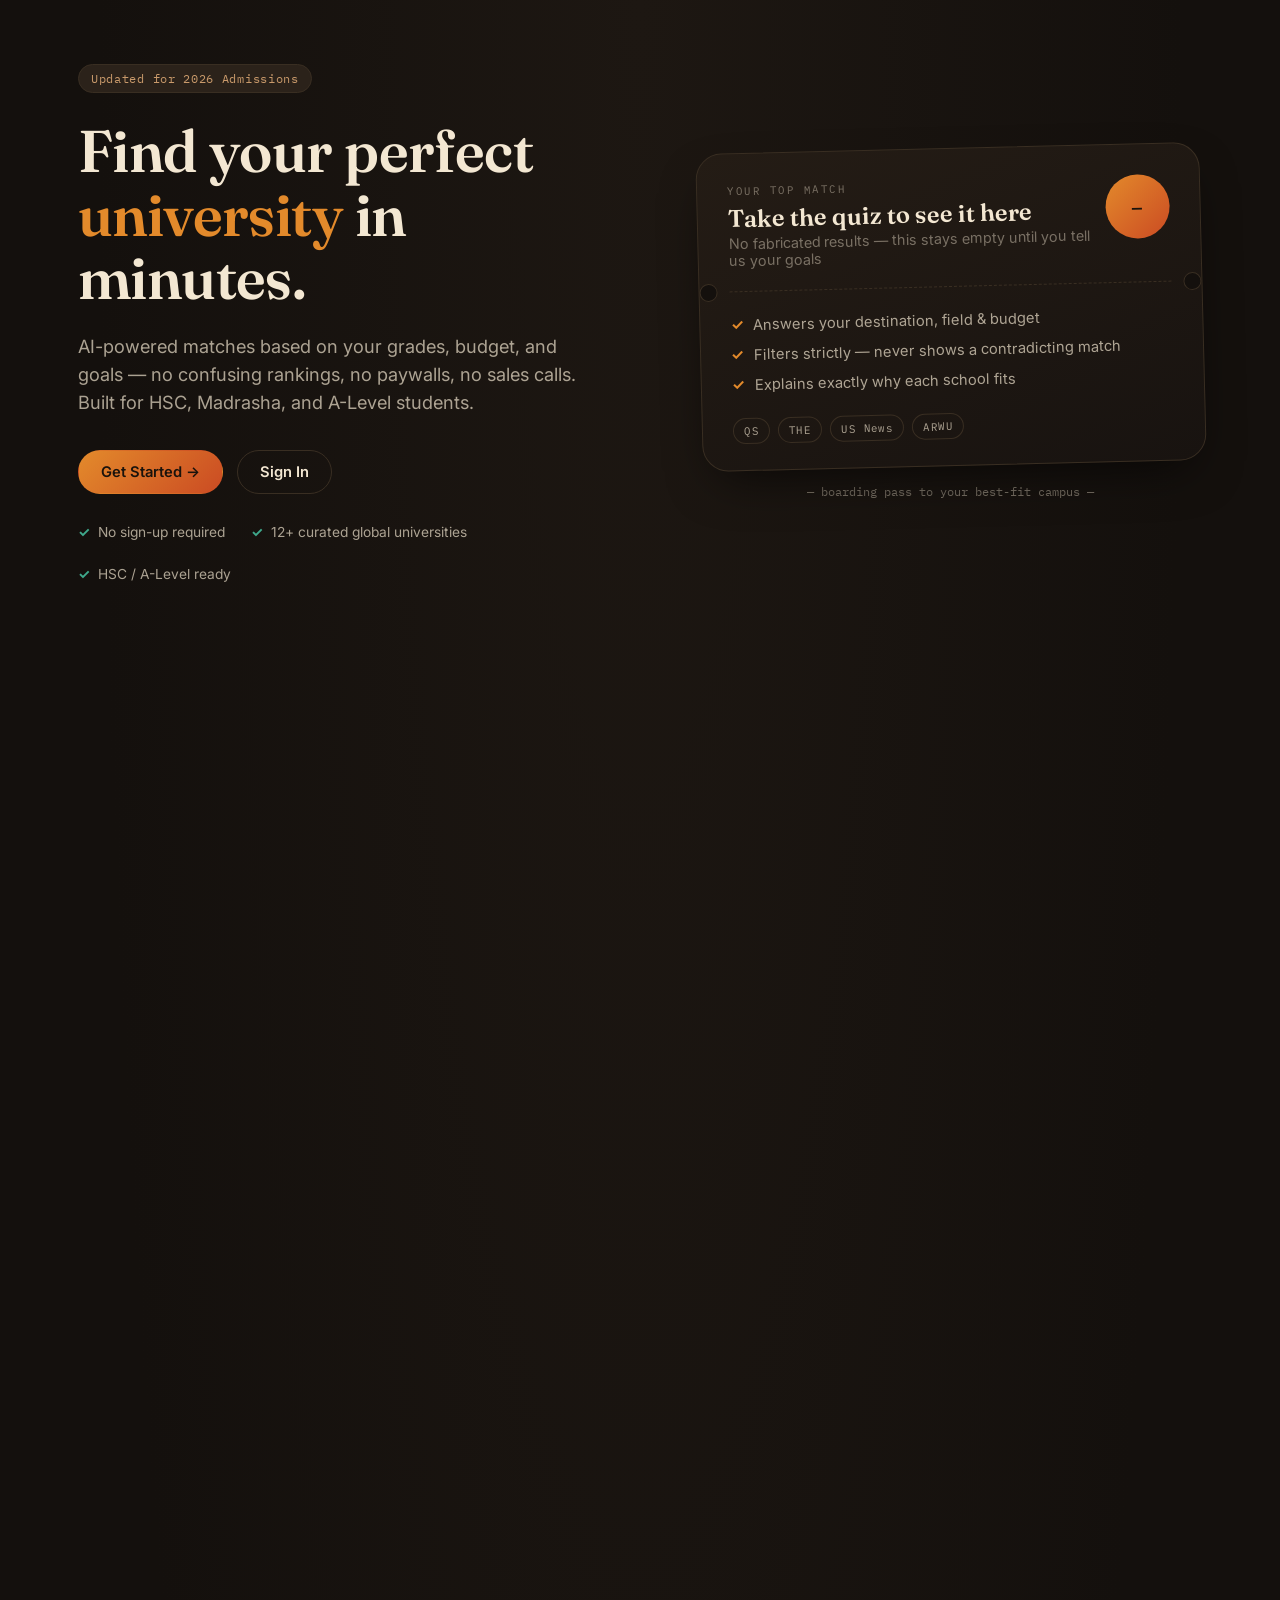
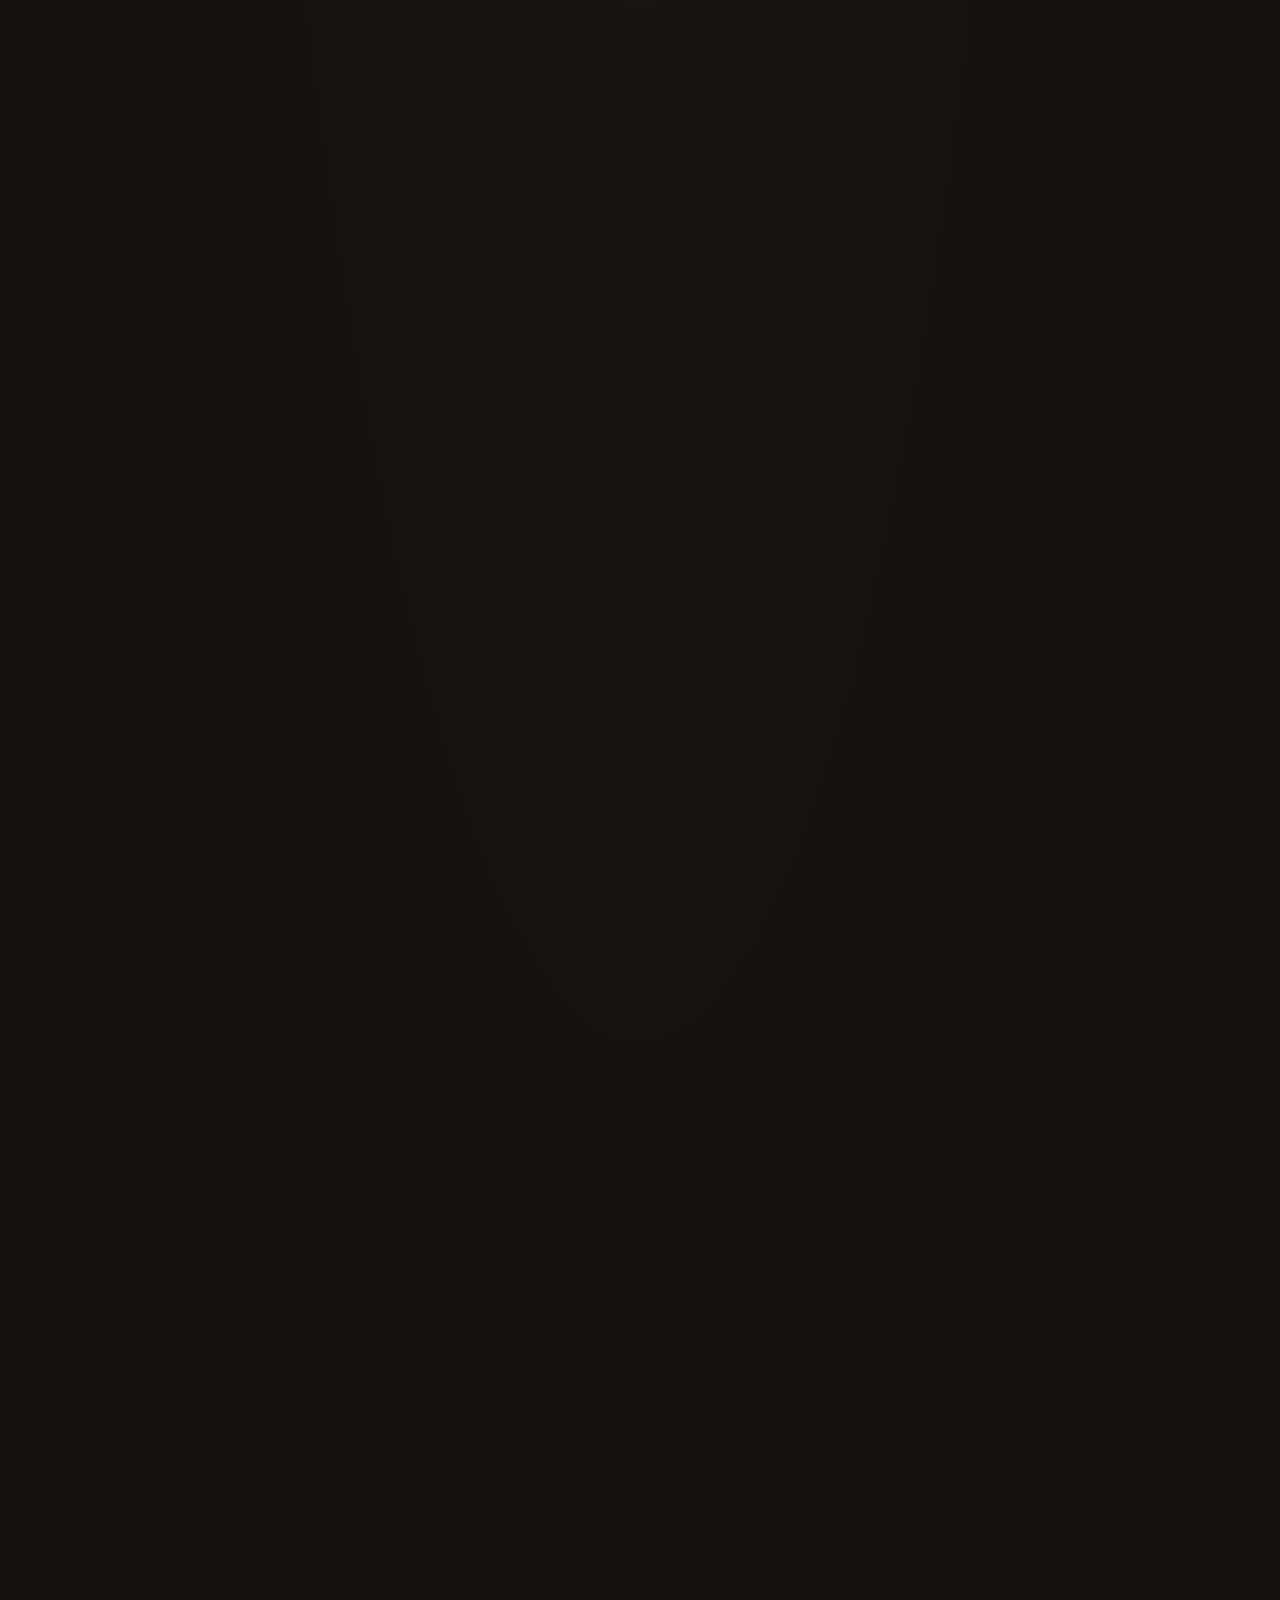
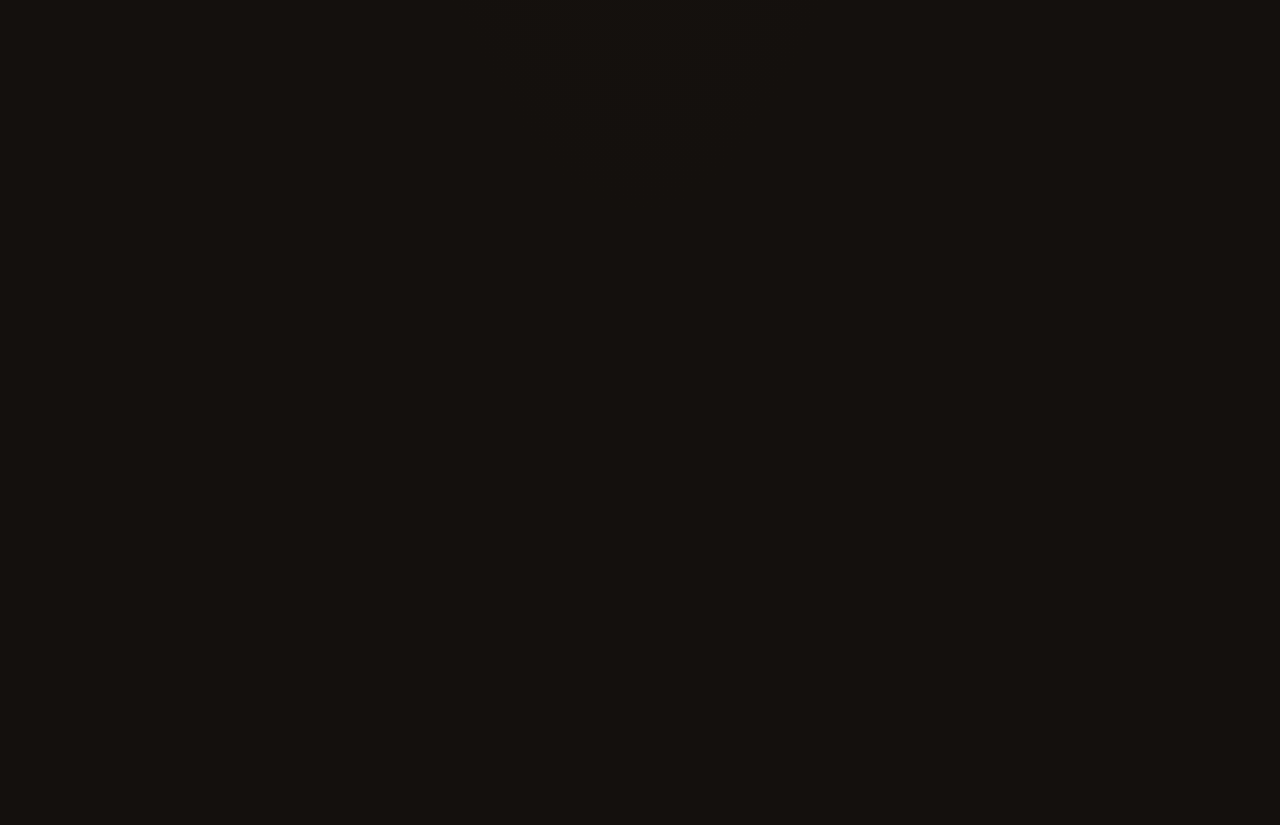
<file: index.html>
<!DOCTYPE html>
<html lang="en">
<head>
<meta charset="UTF-8">
<meta name="viewport" content="width=device-width, initial-scale=1.0">
<title>UniMatch — Find Your Perfect University in Minutes</title>
<meta name="description" content="AI-assisted, 100% free university matching for HSC, Madrasha and A-Level students — no confusing rankings, no paywalls.">
<link rel="preconnect" href="https://fonts.googleapis.com">
<link rel="stylesheet" href="/style.css">
</head>
<body>

<div id="site-header" data-active="home"></div>

<main>

  <!-- HERO -->
  <section class="hero">
    <div class="wrap hero-grid">
      <div>
        <div class="hero-eyebrow-row">
          <span class="hero-badge">Updated for 2026 Admissions</span>
        </div>
        <h1 class="hero-title">Find your perfect <em>university</em> in minutes.</h1>
        <p class="hero-sub">AI-powered matches based on your grades, budget, and goals — no confusing rankings, no paywalls, no sales calls. Built for HSC, Madrasha, and A-Level students.</p>
        <div class="hero-cta-row">
          <a href="tools.html#quiz" class="btn btn-primary btn-shine">Get Started →</a>
          <a href="#" class="btn btn-ghost">Sign In</a>
        </div>
        <ul class="hero-trust">
          <li>No sign-up required</li>
          <li>12+ curated global universities</li>
          <li>HSC / A-Level ready</li>
        </ul>
      </div>

      <div class="hero-visual">
        <div class="ticket" id="heroTicket">
          <div class="ticket-row">
            <div>
              <div class="ticket-label" id="heroTicketLabel">Your top match</div>
              <div class="ticket-uni" id="heroTicketUni">Take the quiz to see it here</div>
              <div class="ticket-loc" id="heroTicketLoc">No fabricated results — this stays empty until you tell us your goals</div>
            </div>
            <div class="ticket-score" id="heroTicketScore">—</div>
          </div>
          <div class="ticket-divider"></div>
          <ul class="ticket-reasons" id="heroTicketReasons">
            <li>Answers your destination, field &amp; budget</li>
            <li>Filters strictly — never shows a contradicting match</li>
            <li>Explains exactly why each school fits</li>
          </ul>
          <div class="ticket-tags">
            <span class="ticket-tag">QS</span>
            <span class="ticket-tag">THE</span>
            <span class="ticket-tag">US News</span>
            <span class="ticket-tag">ARWU</span>
          </div>
        </div>
        <p class="hero-visual-caption">— boarding pass to your best-fit campus —</p>
      </div>
    </div>
  </section>

  <!-- DUAL SEARCH -->
  <section style="padding-top:0;">
    <div class="wrap panel-grid">
      <div class="reveal">
        <span class="eyebrow">Natural language</span>
        <h3 style="font-family:var(--font-display);font-size:1.3rem;margin:12px 0 14px;">Search for universities in simple English</h3>
        <div class="search-row">
          <input class="input-line" id="homeSearchInput" placeholder="Describe your dream university…">
          <button class="btn btn-primary" id="homeSearchBtn">→</button>
        </div>
        <p style="font-size:.82rem;color:var(--ink-45);margin-top:10px;">Try: "affordable computer science degrees in Europe"</p>
      </div>
      <div class="reveal">
        <span class="eyebrow">Career subjects</span>
        <h3 style="font-family:var(--font-display);font-size:1.3rem;margin:12px 0 14px;">Top career subjects of July 2026</h3>
        <select class="input-line" id="homeCareerSelect"></select>
        <p style="font-size:.82rem;color:var(--ink-45);margin-top:10px;">Pick a career to see its best-fit universities below.</p>
      </div>
    </div>
  </section>

  <!-- RANKINGS + CAREER PREVIEW -->
  <section>
    <div class="wrap panel-grid">
      <div class="reveal">
        <div class="field-block" style="display:flex;justify-content:space-between;align-items:center;">
          <h3 style="font-family:var(--font-display);font-size:1.2rem;">Top Universities</h3>
          <select class="input-line" style="width:auto;padding:8px 12px;font-size:.82rem;" id="homeRankSelect">
            <option value="qs">QS World University Rankings</option>
            <option value="the">Times Higher Education</option>
            <option value="usnews">US News &amp; World Report</option>
            <option value="arwu">ARWU Shanghai Ranking</option>
          </select>
        </div>
        <ul id="homeRankList"></ul>
      </div>
      <div class="reveal">
        <h3 style="font-family:var(--font-display);font-size:1.2rem;margin-bottom:16px;">Top Universities for your Career</h3>
        <div id="homeCareerList"></div>
      </div>
    </div>
  </section>

  <!-- QUICK MATCH QUIZ BANNER -->
  <section style="padding-top:0;">
    <div class="wrap">
      <div class="tool-hero reveal">
        <div>
          <span class="eyebrow">Quick Match Quiz</span>
          <h2>Not sure where to start? Take the quiz.</h2>
          <p>Answer a few friendly questions about your goals — we'll turn them into personalized university matches. No jargon, no endless forms.</p>
        </div>
        <div style="text-align:center;">
          <a href="tools.html#quiz" class="btn btn-gold btn-shine">Take the Quiz →</a>
          <p style="font-family:var(--font-mono);font-size:.75rem;color:var(--ink-45);margin-top:10px;">About 2 minutes · Works on mobile</p>
        </div>
      </div>
    </div>
  </section>

  <!-- WHY FMV -->
  <section>
    <div class="wrap">
      <div class="section-head center reveal">
        <span class="eyebrow" style="justify-content:center;">Why UniMatch</span>
        <h2>Every advantage, none of the cost</h2>
        <p>Traditional consultancies charge thousands and still gatekeep the data. We put it all on the table, for free.</p>
      </div>
      <div class="compare-wrap reveal">
        <table class="compare">
          <thead>
            <tr><th>Feature</th><th class="brand-col">UniMatch</th><th>Traditional Platforms</th></tr>
          </thead>
          <tbody>
            <tr><td>100% Free</td><td class="yes">✓</td><td class="no">✕</td></tr>
            <tr><td>Full Cost Transparency</td><td class="yes">✓</td><td class="no">✕</td></tr>
            <tr><td>Match Explanations</td><td class="yes">✓</td><td class="no">✕</td></tr>
            <tr><td>Visa Guidance</td><td class="yes">✓</td><td class="yes">✓</td></tr>
            <tr><td>Local Curriculum Support</td><td class="yes">✓</td><td class="no">✕</td></tr>
          </tbody>
        </table>
      </div>
    </div>
  </section>

  <!-- TOOLS GRID -->
  <section style="padding-top:0;">
    <div class="wrap">
      <div class="section-head reveal">
        <span class="eyebrow">Free tools</span>
        <h2>Everything you need, in one place</h2>
      </div>
      <div class="career-grid reveal" style="grid-template-columns:repeat(3,1fr);">
        <a href="tools.html#cost" class="career-card">
          <div class="career-name">Interactive Cost Calculator</div>
          <div class="career-field">Real tuition + living costs with a live scholarship slider.</div>
        </a>
        <a href="tools.html#eligibility" class="career-card">
          <div class="career-name">Subject Eligibility Engine</div>
          <div class="career-field">Match your HSC / A-Level subjects to programs you qualify for.</div>
        </a>
        <a href="visa.html" class="career-card">
          <div class="career-name">Visa Information Hub</div>
          <div class="career-field">Processing times, funds and steps for top destinations.</div>
        </a>
      </div>
    </div>
  </section>

  <!-- CAREER TO UNIVERSITY MAPPING -->
  <section style="padding-top:0;">
    <div class="wrap">
      <div class="section-head reveal" style="display:flex;justify-content:space-between;align-items:flex-end;max-width:none;flex-wrap:wrap;gap:10px;">
        <div>
          <span class="eyebrow">Career-to-university mapping</span>
          <h2 style="margin-top:14px;">Pick a dream career and see your best-fit universities</h2>
        </div>
        <a href="tools.html#career" class="btn btn-ghost btn-sm">Explore all →</a>
      </div>
      <div class="career-grid reveal" id="homeCareerGrid"></div>
    </div>
  </section>

  <!-- ADMISSIONS CTA -->
  <section>
    <div class="wrap">
      <div class="section-head center reveal">
        <span class="eyebrow" style="justify-content:center;">Admissions</span>
        <h2>Start your admissions process</h2>
        <p>Choose your path and begin your application journey to universities in Bangladesh or abroad.</p>
      </div>
      <div class="path-grid reveal">
        <a href="admissions.html#bd" class="path-card bd">
          <h3>🎓 Apply to Universities in Bangladesh</h3>
          <p>Explore public and private universities under the National Curriculum, with direct admission timelines.</p>
          <span class="btn btn-ghost" style="border-color:rgba(16,25,46,.3);width:fit-content;">Start here →</span>
        </a>
        <a href="admissions.html#abroad" class="path-card abroad">
          <h3>🌐 Apply to Universities Abroad</h3>
          <p>Match your grades and budget to top-ranked universities across the US, UK, EU, and Asia-Pacific.</p>
          <span class="btn btn-ghost" style="border-color:rgba(255,255,255,.35);color:#fff;width:fit-content;">Start here →</span>
        </a>
      </div>
    </div>
  </section>

</main>

<div id="site-footer"></div>

<script src="js/data.js"></script>
<script src="js/main.js"></script>
<script src="js/home.js"></script>
</body>
</html>
</file>
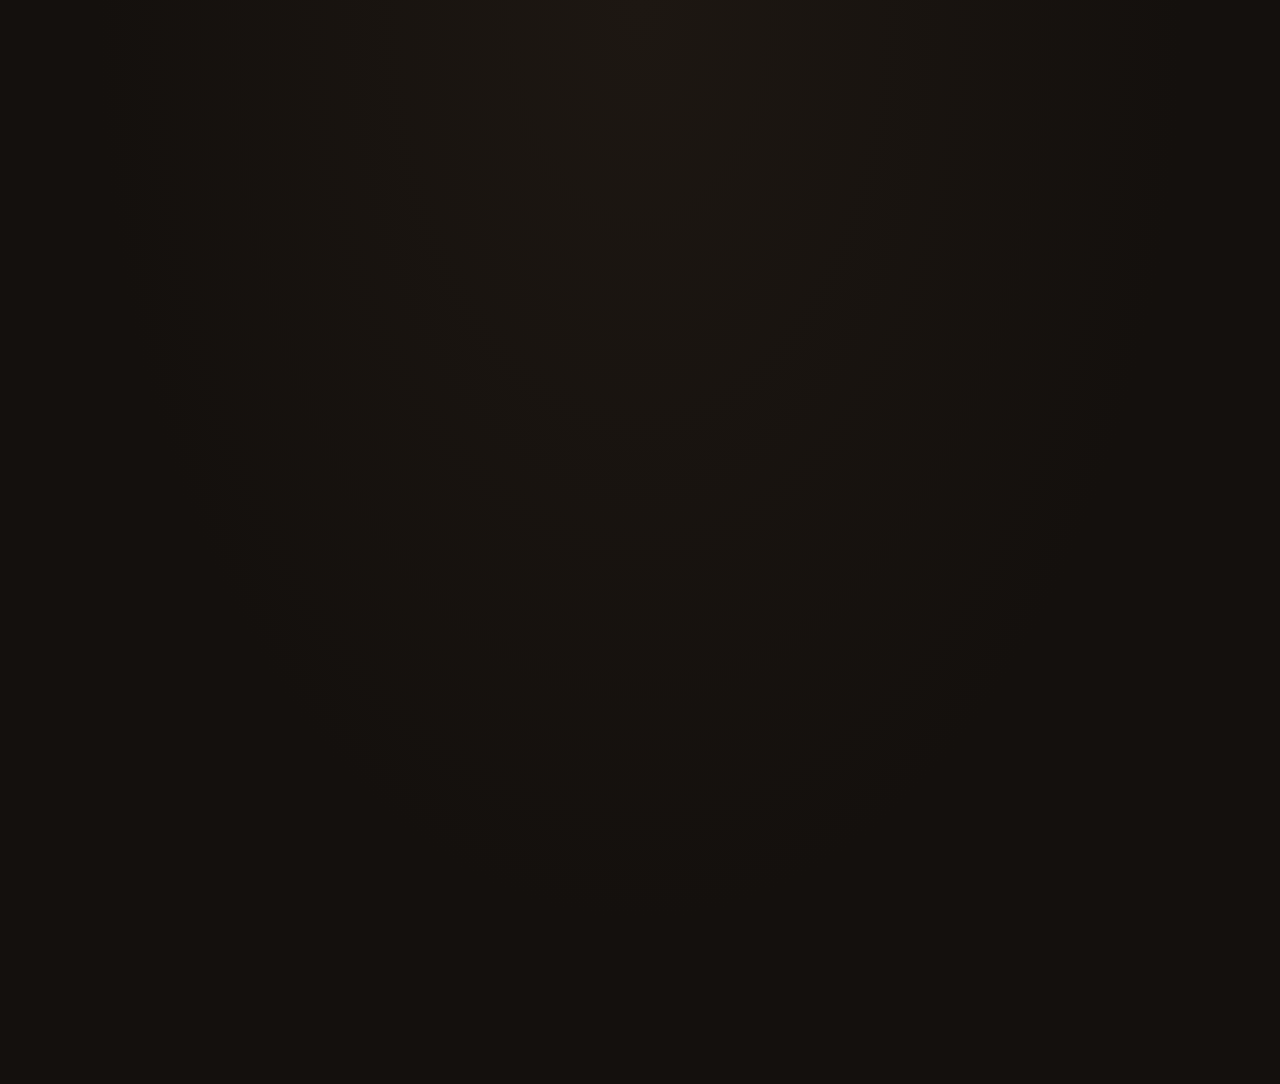
<file: admissions.html>
<!DOCTYPE html>
<html lang="en">
<head>
<meta charset="UTF-8">
<meta name="viewport" content="width=device-width, initial-scale=1.0">
<title>Start Your Admissions — UniMatch</title>
<meta name="description" content="Choose your path — apply to universities in Bangladesh or abroad — and see the matching timelines, tests, and tools.">
<link rel="stylesheet" href="/style.css">
</head>
<body>

<div id="site-header" data-active=""></div>

<main>
  <section style="padding-bottom:0;">
    <div class="wrap">
      <div class="section-head center reveal">
        <span class="eyebrow" style="justify-content:center;">Admissions</span>
        <h2>Start your admissions process</h2>
        <p>Most students run both tracks in parallel — a local backup and an abroad reach. Toggle between them below.</p>
      </div>

      <div class="path-grid reveal">
        <button class="path-card bd btn-shine" id="btnBd" style="cursor:pointer;" >
          <h3>🎓 Apply to Universities in Bangladesh</h3>
          <p>Public & private admission tests, IBA prep timelines, and local tuition.</p>
        </button>
        <button class="path-card abroad btn-shine" id="btnAbroad" style="cursor:pointer;">
          <h3>🌐 Apply to Universities Abroad</h3>
          <p>Match your grades and budget to top-ranked global universities.</p>
        </button>
      </div>
    </div>
  </section>

  <section id="bd" class="pipeline-panel">
    <div class="wrap">
      <div class="section-head reveal">
        <span class="eyebrow">Local BD matrix</span>
        <h2>Bangladesh admission timeline</h2>
        <p>Engineering, medical, and business-school entrance tests generally follow this rough annual cycle after HSC results are published.</p>
      </div>
      <div class="visa-grid reveal">
        <div class="visa-card">
          <div class="visa-card-head"><h3>Engineering (BUET / CUET / KUET)</h3><span class="visa-badge">Public</span></div>
          <ul class="visa-steps">
            <li>HSC results published (July–Aug)</li>
            <li>Admission circular & online form (Aug–Sep)</li>
            <li>Admission test (Sep–Oct)</li>
            <li>Merit list & subject choice (Oct–Nov)</li>
          </ul>
        </div>
        <div class="visa-card">
          <div class="visa-card-head"><h3>Medical (MBBS)</h3><span class="visa-badge">Public</span></div>
          <ul class="visa-steps">
            <li>HSC results published (July–Aug)</li>
            <li>DGHS application window (Sep)</li>
            <li>MCQ-based admission test (Oct)</li>
            <li>Merit list & counselling (Nov–Dec)</li>
          </ul>
        </div>
        <div class="visa-card">
          <div class="visa-card-head"><h3>IBA, University of Dhaka</h3><span class="visa-badge">Public</span></div>
          <ul class="visa-steps">
            <li>Circular published (Sep–Oct)</li>
            <li>Written test — English, Math, Analytical (Nov)</li>
            <li>Viva voce for shortlisted candidates (Dec)</li>
            <li>Final admission (Jan)</li>
          </ul>
        </div>
        <div class="visa-card">
          <div class="visa-card-head"><h3>Private universities (NSU / BRACU / IUB)</h3><span class="visa-badge">Private</span></div>
          <ul class="visa-steps">
            <li>Rolling admission, 4 intakes/year (Jan/May/Sep + Summer)</li>
            <li>University-specific test or SAT/O-A-Level waiver</li>
            <li>Scholarship assessed on HSC/O-A-Level GPA</li>
            <li>Seat confirmation on fee payment</li>
          </ul>
        </div>
      </div>
      <div style="text-align:center;margin-top:34px;">
        <a href="rankings.html" class="btn btn-gold">See full Bangladesh tuition &amp; reputation table →</a>
      </div>

      <div class="section-head reveal" style="margin-top:60px;">
        <span class="eyebrow">Preparation resources</span>
        <h2>Pick a university for its exact prep plan</h2>
        <p>Official portals, admission-test breakdowns, and free test-prep resources — specific to each school's actual process.</p>
      </div>
      <div class="field-block">
        <select class="input-line" id="bdUniResourceSelect"></select>
      </div>
      <div class="result-panel" id="bdResourceResult"></div>
    </div>
  </section>

  <section id="abroad" class="pipeline-panel">
    <div class="wrap">
      <div class="section-head reveal">
        <span class="eyebrow">Study abroad matrix</span>
        <h2>Pick your track abroad</h2>
        <p>Every tool below pulls from the same global database — start wherever makes sense for you.</p>
      </div>
      <div class="career-grid reveal" style="grid-template-columns:repeat(3,1fr);">
        <a href="tools.html#quiz" class="career-card">
          <div class="career-name">Take the Quick Match Quiz</div>
          <div class="career-field">2 minutes → a ranked, explained shortlist.</div>
        </a>
        <a href="tools.html#eligibility" class="career-card">
          <div class="career-name">Check subject eligibility</div>
          <div class="career-field">Confirm your HSC / A-Level subjects clear program prerequisites.</div>
        </a>
        <a href="tools.html#cost" class="career-card">
          <div class="career-name">Run the cost calculator</div>
          <div class="career-field">Tuition + living costs, with a scholarship slider.</div>
        </a>
        <a href="visa.html" class="career-card">
          <div class="career-name">Visa &amp; bank-sponsor planning</div>
          <div class="career-field">Funds required and a deposit-timeline calculator.</div>
        </a>
        <a href="tools.html#eca" class="career-card">
          <div class="career-name">Build your ECA roadmap</div>
          <div class="career-field">Broad baseline + high-impact hooks for your target tier.</div>
        </a>
        <a href="rankings.html" class="career-card">
          <div class="career-name">Compare global rankings</div>
          <div class="career-field">QS, THE, US News and ARWU side-by-side.</div>
        </a>
      </div>
    </div>
  </section>
</main>

<div id="site-footer"></div>

<script src="js/data.js"></script>
<script src="js/main.js"></script>
<script src="js/admissions.js"></script>
</body>
</html>
</file>
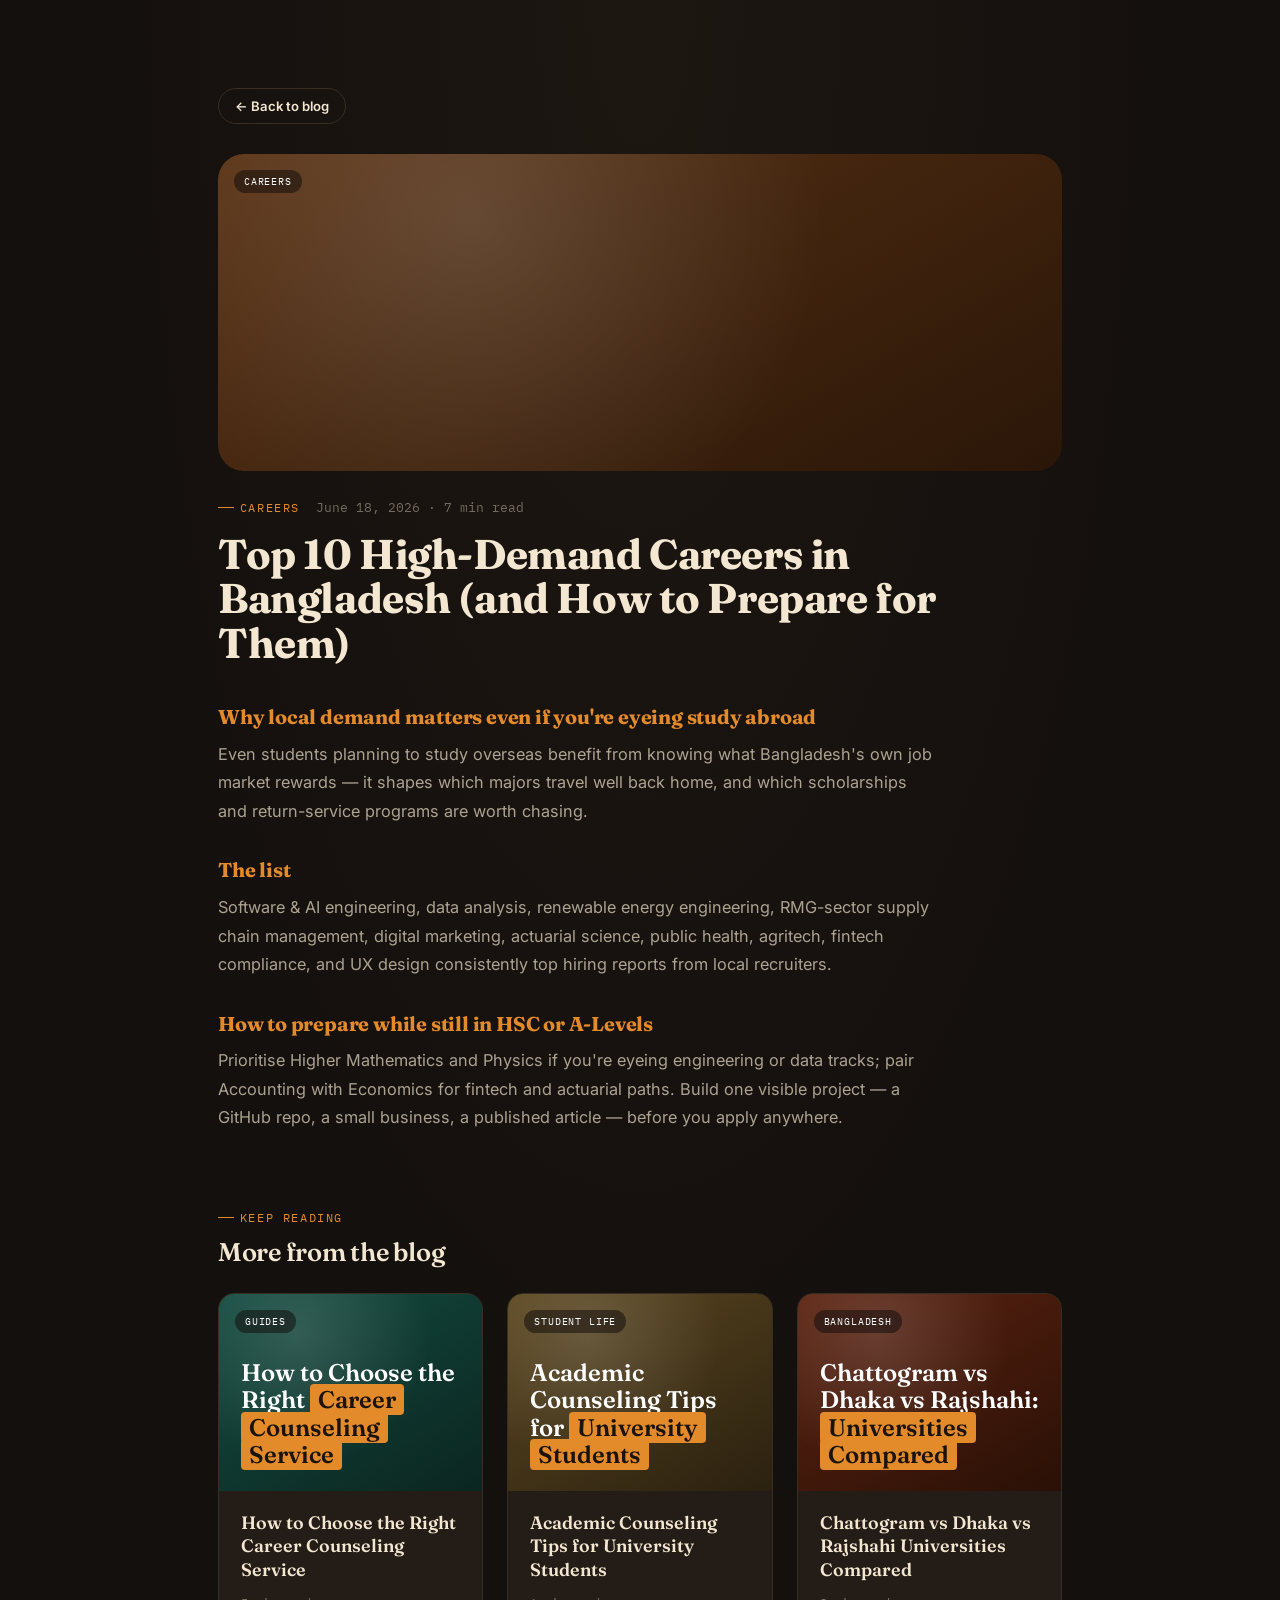
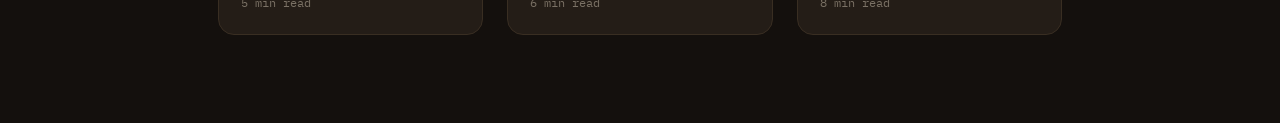
<file: blog-post.html>
<!DOCTYPE html>
<html lang="en">
<head>
<meta charset="UTF-8">
<meta name="viewport" content="width=device-width, initial-scale=1.0">
<title id="postTitleTag">Blog — UniMatch</title>
<meta name="description" id="postMetaDesc" content="">
<link rel="stylesheet" href="/style.css">
</head>
<body>

<div id="site-header" data-active="blog"></div>

<main>
  <section>
    <div class="wrap" style="max-width:900px;">
      <a href="blog.html" class="btn btn-ghost btn-sm" style="margin-bottom:30px;">← Back to blog</a>
      <div id="postContent"></div>

      <div class="blog-related">
        <div class="section-head" style="margin-bottom:26px;">
          <span class="eyebrow">Keep reading</span>
          <h2 style="font-size:1.6rem;">More from the blog</h2>
        </div>
        <div class="blog-grid" id="relatedGrid" style="max-width:900px;"></div>
      </div>
    </div>
  </section>
</main>

<div id="site-footer"></div>

<script src="js/data.js"></script>
<script src="js/main.js"></script>
<script src="js/blog-post.js"></script>
</body>
</html>
</file>
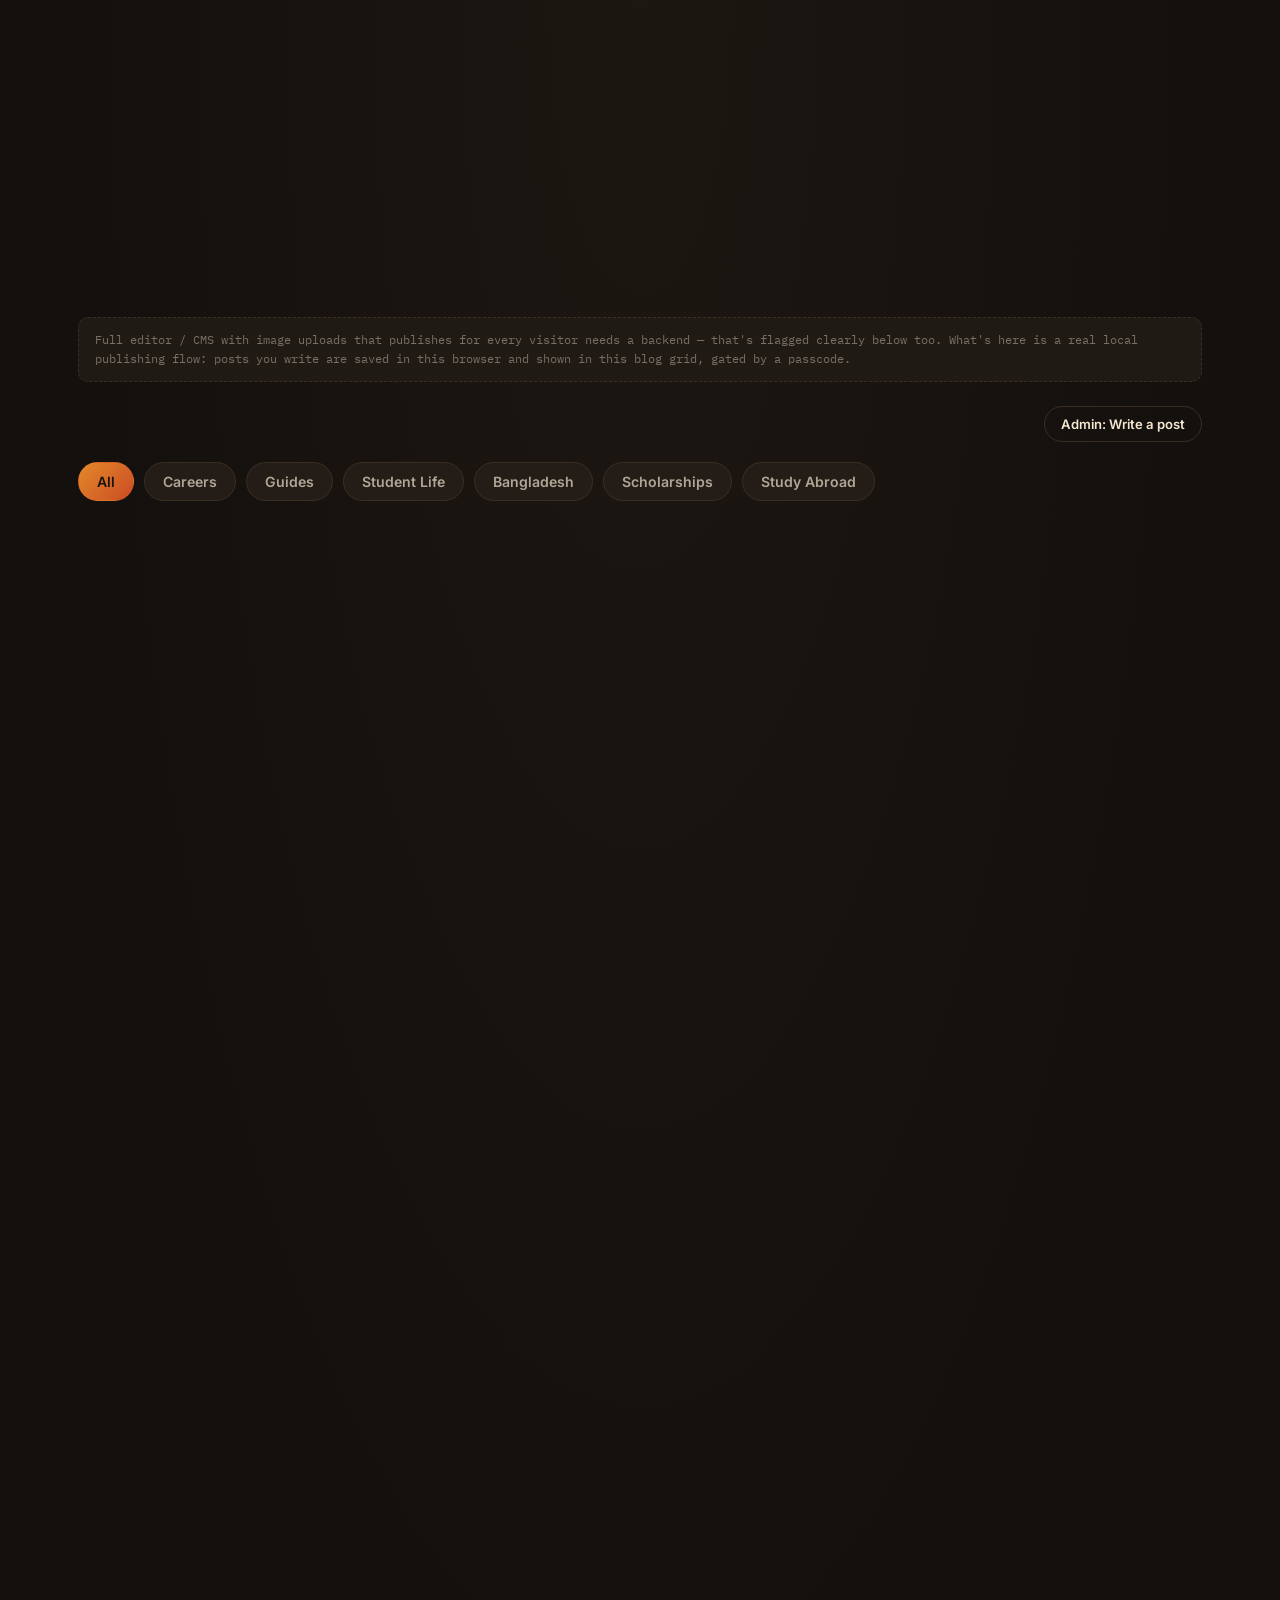
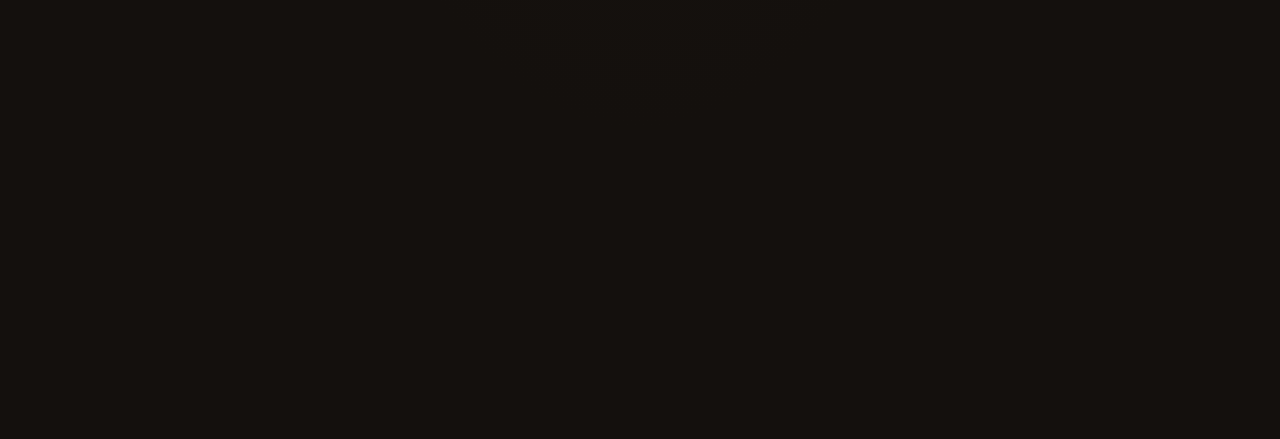
<file: blog.html>
<!DOCTYPE html>
<html lang="en">
<head>
<meta charset="UTF-8">
<meta name="viewport" content="width=device-width, initial-scale=1.0">
<title>Blog — UniMatch</title>
<meta name="description" content="Guides, comparisons, and career insights for Bangladeshi students planning their next degree — local or abroad.">
<link rel="stylesheet" href="/style.css">
</head>
<body>

<div id="site-header" data-active="blog"></div>

<main>
  <section style="padding-bottom:20px;">
    <div class="wrap">
      <div class="section-head reveal">
        <span class="eyebrow">The UniMatch blog</span>
        <h2>Guides, comparisons &amp; career insight</h2>
        <p>Practical, no-fluff reading for HSC, Madrasha, and A-Level students planning their next move — in Bangladesh or abroad.</p>
      </div>
      <div class="feature-note">Full editor / CMS with image uploads that publishes for every visitor needs a backend — that's flagged clearly below too. What's here is a real local publishing flow: posts you write are saved in this browser and shown in this blog grid, gated by a passcode.</div>

      <div style="text-align:right;margin-bottom:20px;">
        <button class="btn btn-ghost btn-sm" id="adminToggleBtn">Admin: Write a post</button>
      </div>

      <div class="pass reveal" id="adminPanel" style="display:none;padding:32px;margin-bottom:40px;">
        <div id="adminGate">
          <span class="field-label">Admin passcode</span>
          <div class="search-row">
            <input type="password" class="input-line" id="adminPasscodeInput" placeholder="Enter passcode">
            <button class="btn btn-teal" id="adminGateBtn">Unlock</button>
          </div>
          <p style="font-size:.78rem;color:var(--cream-45);margin-top:10px;line-height:1.5;">Default passcode is <code>unimatch-admin</code> — change it in <code>ADMIN_PASSCODE</code> at the top of <code>js/blog.js</code>. This is a friction gate only, not real security: anyone who reads the site's JavaScript can see it. A genuinely private admin login needs a backend with real authentication.</p>
        </div>

        <div id="adminEditor" style="display:none;">
          <div class="panel-grid">
            <div>
              <div class="field-block"><span class="field-label">Title</span><input class="input-line" id="postTitle"></div>
              <div class="field-block"><span class="field-label">Category</span><input class="input-line" id="postCategory" placeholder="e.g. Guides, Careers, Scholarships"></div>
              <div class="field-block"><span class="field-label">Excerpt (1–2 sentences)</span><input class="input-line" id="postExcerpt"></div>
              <div class="field-block">
                <span class="field-label">Cover theme</span>
                <div class="chip-row" id="postThemeChips">
                  <button class="chip selected gold" data-theme="orange">Orange</button>
                  <button class="chip" data-theme="teal">Teal</button>
                  <button class="chip" data-theme="tan">Tan</button>
                </div>
              </div>
              <div class="field-block"><span class="field-label">Cover headline (short)</span><input class="input-line" id="postCoverBig" placeholder="e.g. 5 Common Mistakes"></div>
            </div>
            <div>
              <div class="field-block">
                <span class="field-label">Body — one paragraph per line. Start a line with ## for a heading.</span>
                <textarea class="input-line" id="postBody" rows="12" style="resize:vertical;font-family:var(--font-body);"></textarea>
              </div>
              <button class="btn btn-gold btn-block" id="publishPostBtn">Publish post →</button>
            </div>
          </div>
        </div>

        <div id="adminPostList" style="margin-top:30px;"></div>
      </div>

      <div class="blog-filter-row" id="blogFilters"></div>
      <div class="blog-grid reveal" id="blogGrid"></div>
    </div>
  </section>
</main>

<div id="site-footer"></div>

<script src="js/data.js"></script>
<script src="js/main.js"></script>
<script src="js/blog.js"></script>
</body>
</html>
</file>
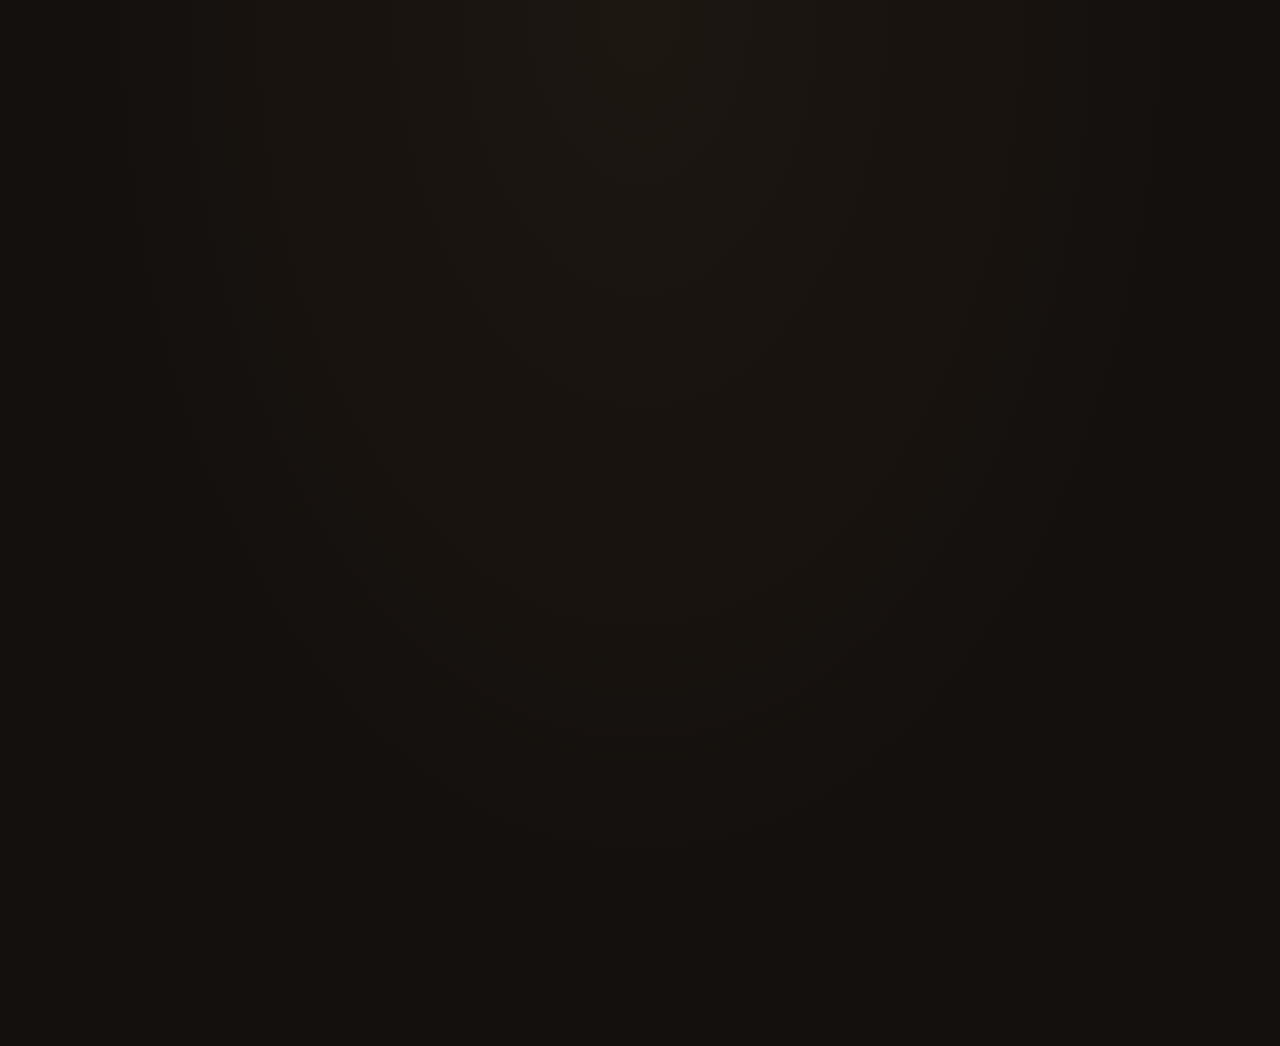
<file: gemini-code-1784160154772.html>
<!DOCTYPE html>
<html lang="en">
<head>
  <meta charset="UTF-8">
  <meta name="viewport" content="width=device-width, initial-scale=1.0">
  <title>UniMatch — Smart University Matching</title>
  <link rel="stylesheet" href="style.css">
  <script src="js/main.js" defer></script>
</head>
<body>

  <div id="site-header" data-active="home"></div>

  <main class="wrap" style="padding-top: 40px; padding-bottom: 80px;">
    <section class="reveal" style="text-align: center; max-width: 700px; margin: 0 auto 60px auto;">
      <span class="eyebrow">AI-Assisted Search Framework</span>
      <h1 style="font-size: 2.8rem; line-height: 1.15; margin: 12px 0 20px 0; letter-spacing: -0.03em;">
        Find Your Perfect University Match.
      </h1>
      <p style="font-size: 1.2rem; color: var(--cream-dim); line-height: 1.6; margin-bottom: 30px;">
        Connect your HSC, Madrasha, or A-Level grades directly to realistic global admissions pathways and local institution choices.
      </p>
      
      <div style="background: var(--surface); border: 1px solid var(--line); padding: 6px; border-radius: 30px; display: flex; gap: 6px; align-items: center; max-width: 540px; margin: 0 auto;">
        <input type="text" id="homeSearchInput" placeholder="Try: 'Computer Science in USA under $25k budget'..." style="flex: 1; background: transparent; border: 0; padding: 0 20px; color: var(--cream); font-family: inherit; font-size: 0.95rem; outline: none;">
        <button class="btn btn-primary btn-shine" id="homeSearchBtn" style="border-radius: 24px; padding: 10px 24px;">Search Matrix</button>
      </div>
    </section>

    <div class="footer-grid" style="margin-top: 40px; gap: 30px;">
      <div class="visa-card reveal" style="padding: 30px;">
        <span class="eyebrow">Strategic Evaluation</span>
        <h3>Natural Query Search</h3>
        <p style="margin-top: 10px; color: var(--cream-dim);">Describe your dream target parameters in normal everyday language. The processing engine isolates regions, fees, and subject domains automatically.</p>
        <a href="tools.html#search" class="btn btn-ghost btn-sm" style="margin-top: 20px; padding-left: 0;">Launch Search →</a>
      </div>
      <div class="visa-card reveal" style="padding: 30px;">
        <span class="eyebrow">Local Integrations</span>
        <h3>Curriculum Alignment</h3>
        <p style="margin-top: 10px; color: var(--cream-dim);">Custom parsing algorithms translate National Board GPA equations and A-Level raw sheets directly into international matching targets.</p>
        <a href="tools.html#eligibility" class="btn btn-ghost btn-sm" style="margin-top: 20px; padding-left: 0;">Check Eligibility →</a>
      </div>
    </div>
  </main>

  <script>
    document.addEventListener("DOMContentLoaded", () => {
      const input = document.getElementById("homeSearchInput");
      const btn = document.getElementById("homeSearchBtn");
      if(btn && input) {
        const trigger = () => {
          if(input.value.trim()) window.location.href = `tools.html?q=${encodeURIComponent(input.value.trim())}#search`;
        };
        btn.addEventListener("click", trigger);
        input.addEventListener("keydown", e => { if(e.key === "Enter") trigger(); });
      }
    });
  </script>

  <div id="site-footer"></div>

</body>
</html>
</file>
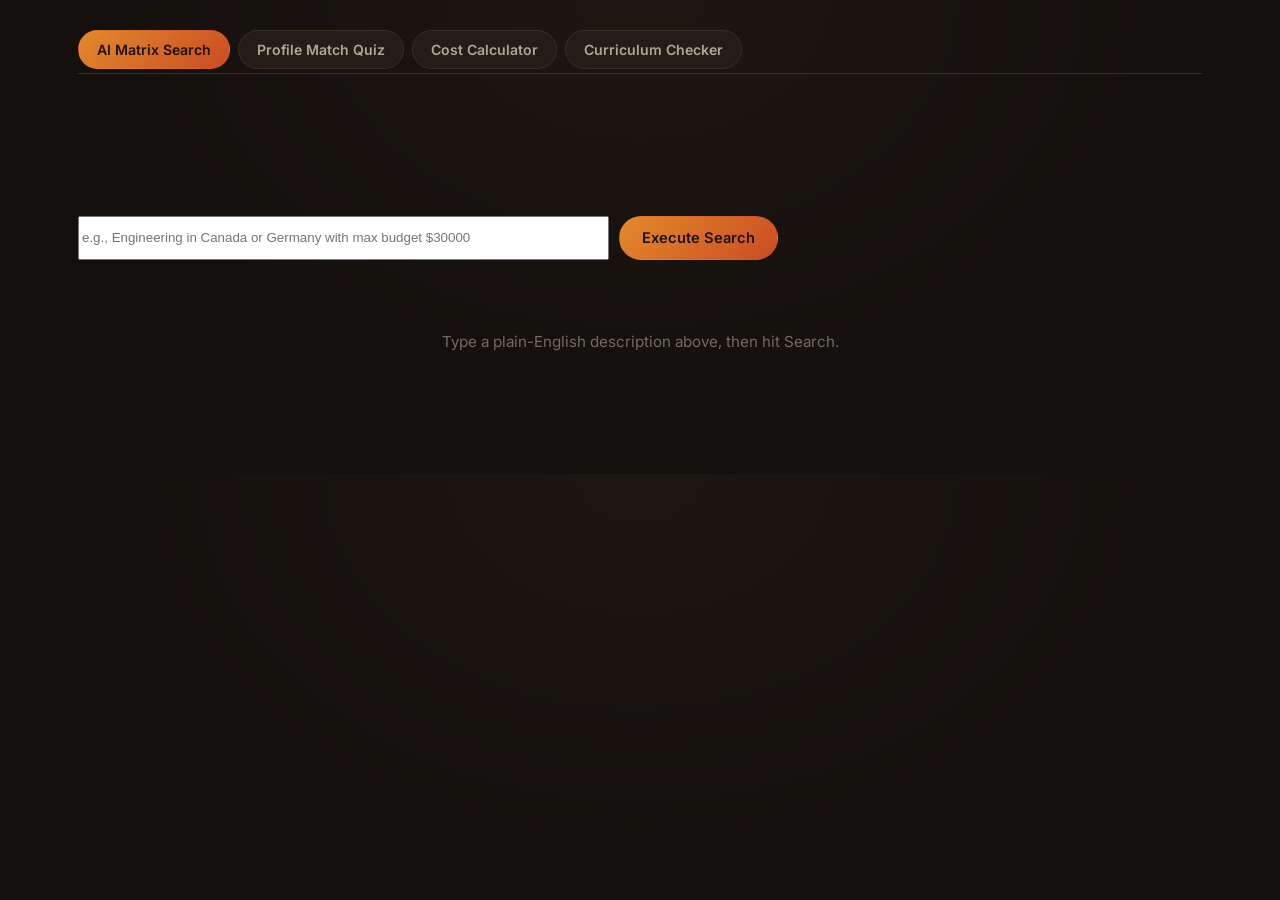
<file: gemini-code-1784160160488.html>
<!DOCTYPE html>
<html lang="en">
<head>
  <meta charset="UTF-8">
  <meta name="viewport" content="width=device-width, initial-scale=1.0">
  <title>Interactivity Matrix — UniMatch Tools</title>
  <link rel="stylesheet" href="style.css">
  <script src="js/main.js" defer></script>
  <script src="js/tools.js" defer></script>
</head>
<body>

  <div id="site-header" data-active="tools"></div>

  <main class="wrap" style="padding-top: 30px; padding-bottom: 80px;">
    <div style="display: flex; gap: 8px; border-bottom: 1px solid var(--line); margin-bottom: 40px; overflow-x: auto; padding-bottom: 4px;">
      <button class="tool-tab active" data-tab="search">AI Matrix Search</button>
      <button class="tool-tab" data-tab="quiz">Profile Match Quiz</button>
      <button class="tool-tab" data-tab="cost">Cost Calculator</button>
      <button class="tool-tab" data-tab="eligibility">Curriculum Checker</button>
    </div>

    <div class="tool-panel active" id="panel-search">
      <div class="reveal" style="max-width: 640px; margin-bottom: 30px;">
        <h2>Natural Language Matrix Search</h2>
        <p style="color: var(--cream-dim); margin-top: 6px;">Type a normal description including preferred budget limits, country destinations, or specific study streams.</p>
      </div>
      <div style="display: flex; gap: 10px; margin-bottom: 30px; max-width: 700px;">
        <input type="text" id="aiSearchInput" class="form-control" placeholder="e.g., Engineering in Canada or Germany with max budget $30000" style="flex: 1;">
        <button class="btn btn-primary" id="aiSearchBtn">Execute Search</button>
      </div>
      <div id="aiSearchResults">
        <div class="result-empty">Type a plain-English description above, then hit Search.</div>
      </div>
    </div>

    <div class="tool-panel" id="panel-quiz">
      <div class="reveal" style="max-width: 600px; margin-bottom: 30px;">
        <h2>Profile Match Quiz</h2>
        <p style="color: var(--cream-dim);">Evaluate personal targets to filter down realistic regional categories.</p>
      </div>
      <div class="visa-card" style="max-width: 500px; padding: 30px;">
        <label class="field-label">Target Field of Study</label>
        <select class="form-control" id="quizFieldSelect" style="margin-bottom: 20px;">
          <option value="CS">Computer Science & Tech</option>
          <option value="ENG">Engineering</option>
          <option value="BIOMED">Biomedical & Science</option>
          <option value="BIZ">Business & Finance</option>
        </select>
        <button class="btn btn-primary w-full" onclick="alert('Quiz architecture loaded. Complete matching criteria options in data maps.')">Process Matches</button>
      </div>
    </div>

    <div class="tool-panel" id="panel-cost">
      <div class="reveal" style="max-width: 600px; margin-bottom: 30px;">
        <h2>Cost Calculator</h2>
        <p style="color: var(--cream-dim);">Compute realistic balance evaluations before starting enrollment lines.</p>
      </div>
      <div class="visa-card" style="max-width: 500px; padding: 30px;">
        <label class="field-label">Preferred Currency Exchange Base</label>
        <select class="form-control" id="plannerStreamSelect" style="margin-bottom: 20px;">
          <option value="USD">United States Dollar ($)</option>
          <option value="BDT">Bangladeshi Taka (৳)</option>
        </select>
        <button class="btn btn-primary w-full" onclick="alert('Calculator systems operational.')">Run Calculations</button>
      </div>
    </div>

    <div class="tool-panel" id="panel-eligibility">
      <div class="reveal" style="max-width: 600px; margin-bottom: 30px;">
        <h2>Curriculum Performance Checker</h2>
        <p style="color: var(--cream-dim);">Map your internal background boards directly against core requirements.</p>
      </div>
      <div class="visa-card" style="max-width: 500px; padding: 30px;">
        <label class="field-label">Select Graduation Education Board</label>
        <select class="form-control" id="eligibilityBoardSelect" style="margin-bottom: 20px;">
          <option value="HSC">National Board (HSC)</option>
          <option value="MADRASHA">Alim (Madrasha Board)</option>
          <option value="ALEVEL">British Curriculum (A-Levels)</option>
        </select>
        <button class="btn btn-primary w-full" onclick="alert('System successfully processed educational profiles.')">Verify Board Equivalents</button>
      </div>
    </div>
  </main>

  <div id="site-footer"></div>

</body>
</html>
</file>
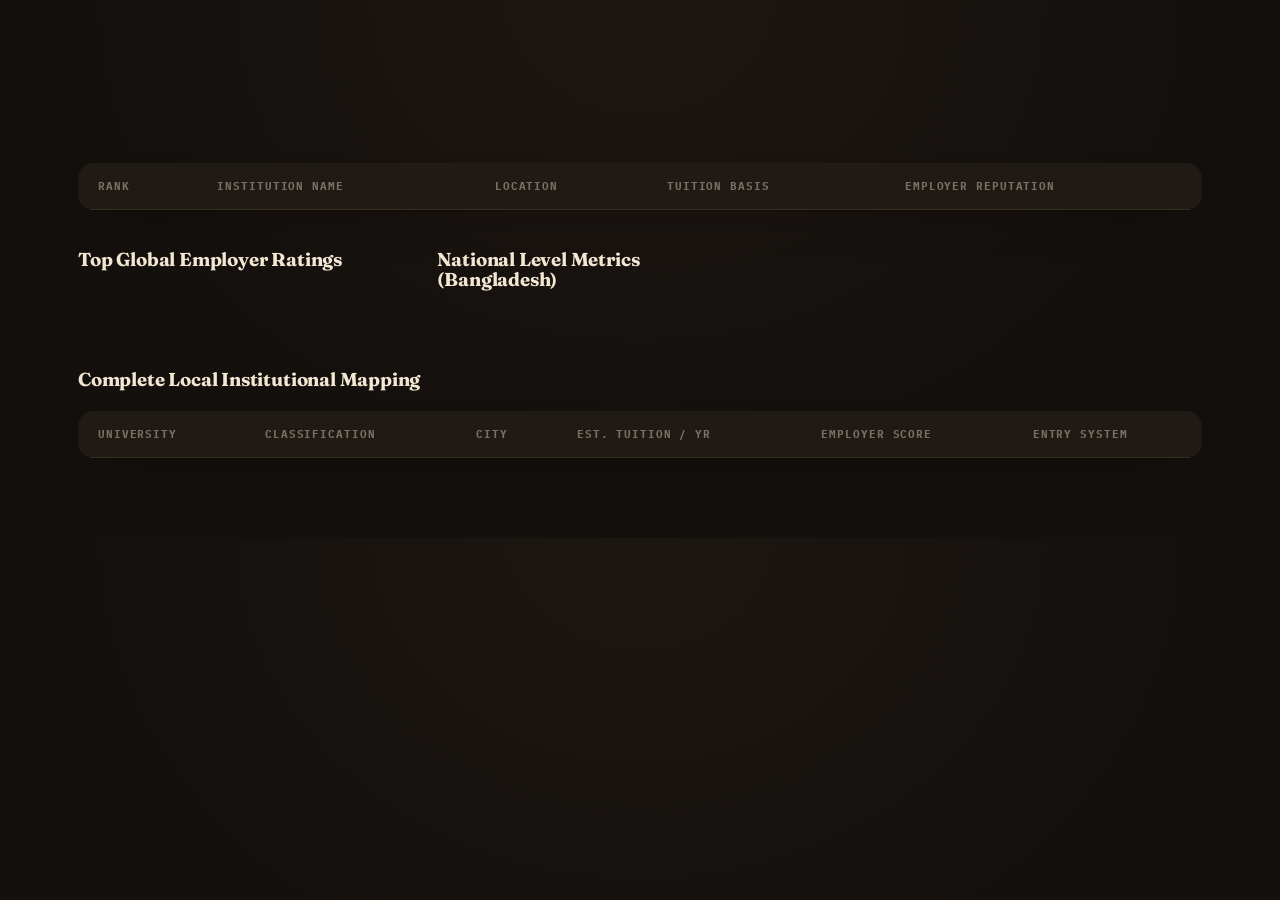
<file: gemini-code-1784160163811.html>
<!DOCTYPE html>
<html lang="en">
<head>
  <meta charset="UTF-8">
  <meta name="viewport" content="width=device-width, initial-scale=1.0">
  <title>Institutional Indexes — UniMatch Rankings</title>
  <link rel="stylesheet" href="style.css">
  <script src="js/main.js" defer></script>
  <script src="js/rankings.js" defer></script>
</head>
<body>

  <div id="site-header" data-active="rankings"></div>

  <main class="wrap" style="padding-top: 30px; padding-bottom: 80px;">
    <div class="reveal" style="margin-bottom: 40px;">
      <span class="eyebrow">Performance Metrics</span>
      <h2>Global Institutional Indexes</h2>
      <p style="color: var(--cream-dim); max-width: 600px; margin-top: 4px;">Sort global universities based on core target indicators like QS metrics or direct employer evaluation scores.</p>
    </div>

    <div style="margin-bottom: 40px;">
      <table class="rank-table">
        <thead>
          <tr>
            <th>Rank</th>
            <th>Institution Name</th>
            <th>Location</th>
            <th>Tuition Basis</th>
            <th>Employer Reputation</th>
          </tr>
        </thead>
        <tbody id="rankTableBody">
          </tbody>
      </table>
    </div>

    <div class="footer-grid" style="gap: 40px; margin-top: 6px;">
      <div>
        <h3>Top Global Employer Ratings</h3>
        <div id="employerChart" style="margin-top: 20px;"></div>
      </div>
      <div>
        <h3>National Level Metrics (Bangladesh)</h3>
        <div id="bdChart" style="margin-top: 20px;"></div>
      </div>
    </div>

    <div style="margin-top: 60px;">
      <h3>Complete Local Institutional Mapping</h3>
      <table class="rank-table" style="margin-top: 20px;">
        <thead>
          <tr>
            <th>University</th>
            <th>Classification</th>
            <th>City</th>
            <th>Est. Tuition / Yr</th>
            <th>Employer Score</th>
            <th>Entry System</th>
          </tr>
        </thead>
        <tbody id="bdTableBody">
          </tbody>
      </table>
    </div>
  </main>

  <div id="site-footer"></div>

</body>
</html>
</file>
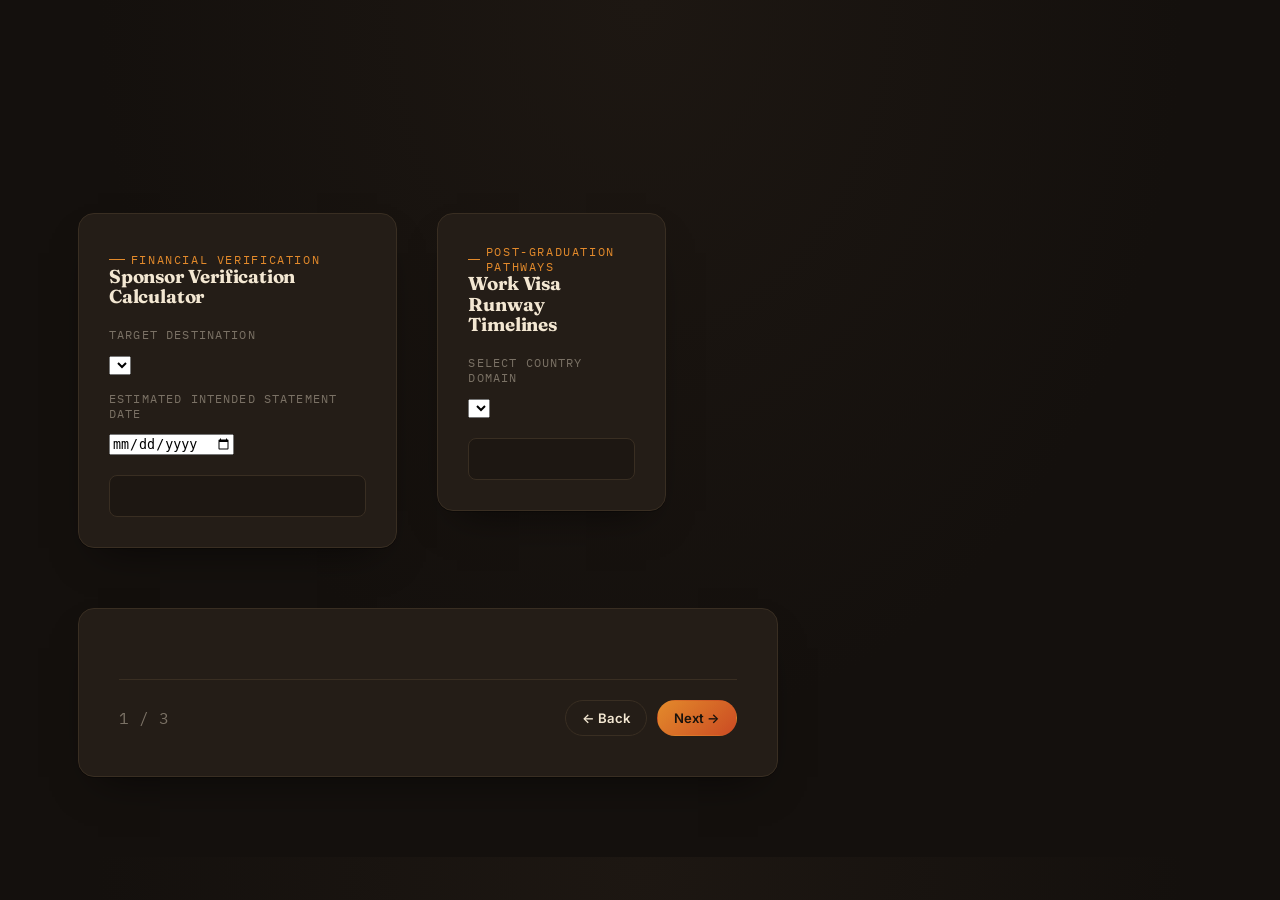
<file: gemini-code-1784160167206.html>
<!DOCTYPE html>
<html lang="en">
<head>
  <meta charset="UTF-8">
  <meta name="viewport" content="width=device-width, initial-scale=1.0">
  <title>Visa & Financial Regulations Hub — UniMatch</title>
  <link rel="stylesheet" href="style.css">
  <script src="js/main.js" defer></script>
  <script src="js/visa.js" defer></script>
</head>
<body>

  <div id="site-header" data-active="visa"></div>

  <main class="wrap" style="padding-top: 30px; padding-bottom: 80px;">
    <div class="reveal" style="margin-bottom: 40px;">
      <span class="eyebrow">Regulatory Compliance</span>
      <h2>Visa Hub & Documentation Guidelines</h2>
      <p style="color: var(--cream-dim); max-width: 600px; margin-top: 4px;">Track required proof thresholds, bank seasoning timeframes, and post-study opportunities across major targets.</p>
    </div>

    <div class="visa-grid" id="visaGrid" style="margin-bottom: 50px;">
      </div>

    <div class="footer-grid" style="gap: 40px; align-items: start;">
      <div class="visa-card" style="padding: 30px;">
        <span class="eyebrow">Financial Verification</span>
        <h3>Sponsor Verification Calculator</h3>
        <div style="margin: 20px 0;">
          <label class="field-label">Target Destination</label>
          <select id="sponsorCountrySelect" class="form-control" style="margin-bottom: 16px;"></select>
          <label class="field-label">Estimated Intended Statement Date</label>
          <input type="date" id="sponsorDate" class="form-control">
        </div>
        <div id="sponsorResult" style="background: rgba(0,0,0,0.2); padding: 20px; border-radius: 8px; border: 1px solid var(--line);"></div>
      </div>

      <div class="visa-card" style="padding: 30px;">
        <span class="eyebrow">Post-Graduation Pathways</span>
        <h3>Work Visa Runway Timelines</h3>
        <div style="margin: 20px 0;">
          <label class="field-label">Select Country Domain</label>
          <select id="runwayCountrySelect" class="form-control"></select>
        </div>
        <div id="runwayResult" style="background: rgba(0,0,0,0.2); padding: 20px; border-radius: 8px; border: 1px solid var(--line);"></div>
      </div>
    </div>

    <div style="margin-top: 60px; max-width: 700px;">
      <div class="visa-card" style="padding: 40px; position: relative;">
        <div id="interviewCard">
          </div>
        <div style="display: flex; justify-content: space-between; align-items: center; margin-top: 30px; border-top: 1px solid var(--line); padding-top: 20px;">
          <span id="interviewCounter" class="mono-num" style="color: var(--cream-45);">1 / 3</span>
          <div style="display: flex; gap: 10px;">
            <button id="interviewPrevBtn" class="btn btn-ghost btn-sm" style="border: 1px solid var(--line);">← Back</button>
            <button id="interviewNextBtn" class="btn btn-primary btn-sm">Next →</button>
          </div>
        </div>
      </div>
    </div>
  </main>

  <div id="site-footer"></div>

</body>
</html>
</file>
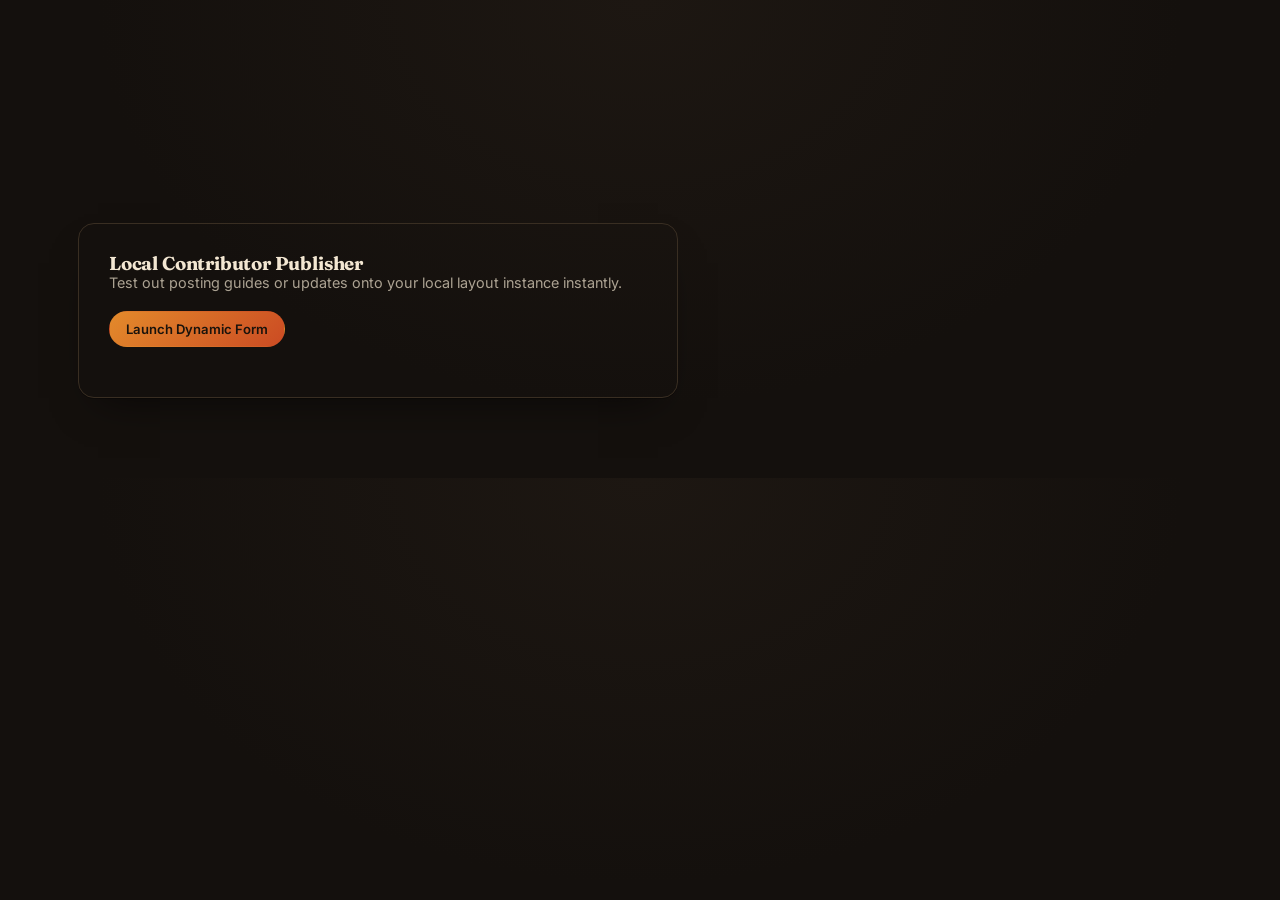
<file: gemini-code-1784160169937.html>
<!DOCTYPE html>
<html lang="en">
  <head>
    <meta charset="UTF-8">
    <meta name="viewport" content="width=device-width, initial-scale=1.0">
    <title>Strategic Insights Feed — UniMatch Blog</title>
    <link rel="stylesheet" href="style.css">
    <script src="js/main.js" defer></script>
    <script src="js/blog.js" defer></script>
  </head>
  <body>

    <div id="site-header" data-active="blog"></div>

    <main class="wrap" style="padding-top: 30px; padding-bottom: 80px;">
      <div class="reveal" style="margin-bottom: 40px;">
        <span class="eyebrow">Knowledge Center</span>
        <h2>Strategic Insights & Strategy Guides</h2>
      </div>

      <div id="blogFilters" style="display: flex; gap: 8px; margin-bottom: 40px; overflow-x: auto; padding-bottom: 4px;">
        </div>

      <div class="blog-grid" id="blogGrid" style="margin-bottom: 60px;">
        </div>

      <div class="visa-card" style="max-width: 600px; padding: 30px; background: var(--surface);">
        <h3>Local Contributor Publisher</h3>
        <p style="font-size: 0.9rem; color: var(--cream-dim); margin-bottom: 20px;">Test out posting guides or updates onto your local layout instance instantly.</p>
        <button class="btn btn-primary btn-sm" onclick="alert('Publisher form module ready. Local administrative configurations are managed inside custom extensions.')">Launch Dynamic Form</button>
        <div id="adminPostList" style="margin-top: 20px;"></div>
      </div>
    </main>

    <div id="site-footer"></div>

  </body>
</html>
</file>
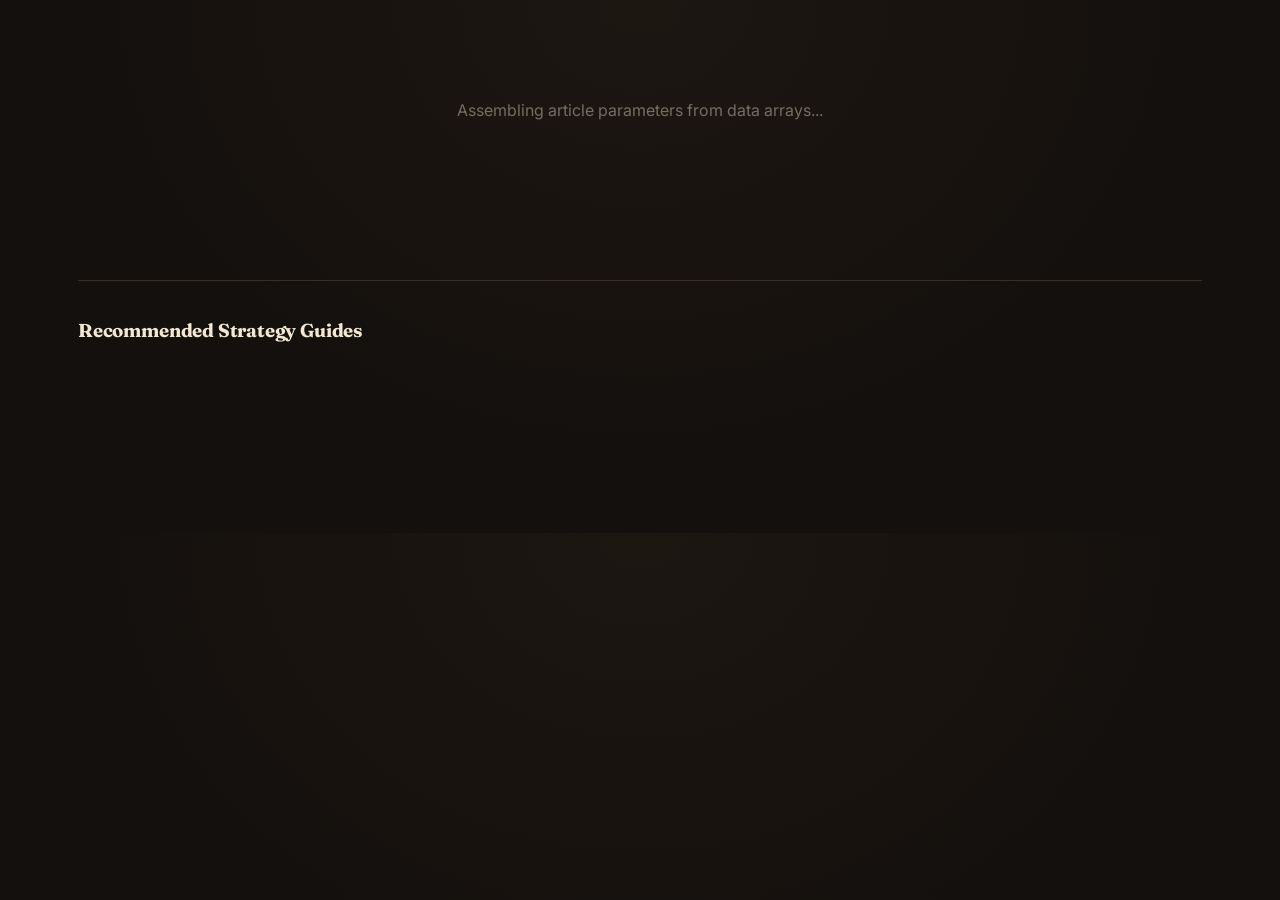
<file: gemini-code-1784160172775.html>
<!DOCTYPE html>
<html lang="en">
<head>
  <meta charset="UTF-8">
  <meta name="viewport" content="width=device-width, initial-scale=1.0">
  <title id="postTitleTag">Loading Article — UniMatch Blog</title>
  <meta id="postMetaDesc" name="description" content="Read expert university matching details.">
  <link rel="stylesheet" href="style.css">
  <script src="js/main.js" defer></script>
  <script src="js/blog-post.js" defer></script>
</head>
<body>

  <div id="site-header" data-active="blog"></div>

  <main class="wrap" style="padding-top: 20px; padding-bottom: 80px;">
    <article style="max-width: 720px; margin: 0 auto;" id="postContent">
      <p style="color: var(--cream-45); text-align: center; padding: 80px 0;">Assembling article parameters from data arrays...</p>
    </article>

    <section style="margin-top: 80px; border-top: 1px solid var(--line); padding-top: 40px;">
      <h3 style="margin-bottom: 24px;">Recommended Strategy Guides</h3>
      <div class="blog-grid" id="relatedGrid">
        </div>
    </section>
  </main>

  <div id="site-footer"></div>

</body>
</html>
</file>
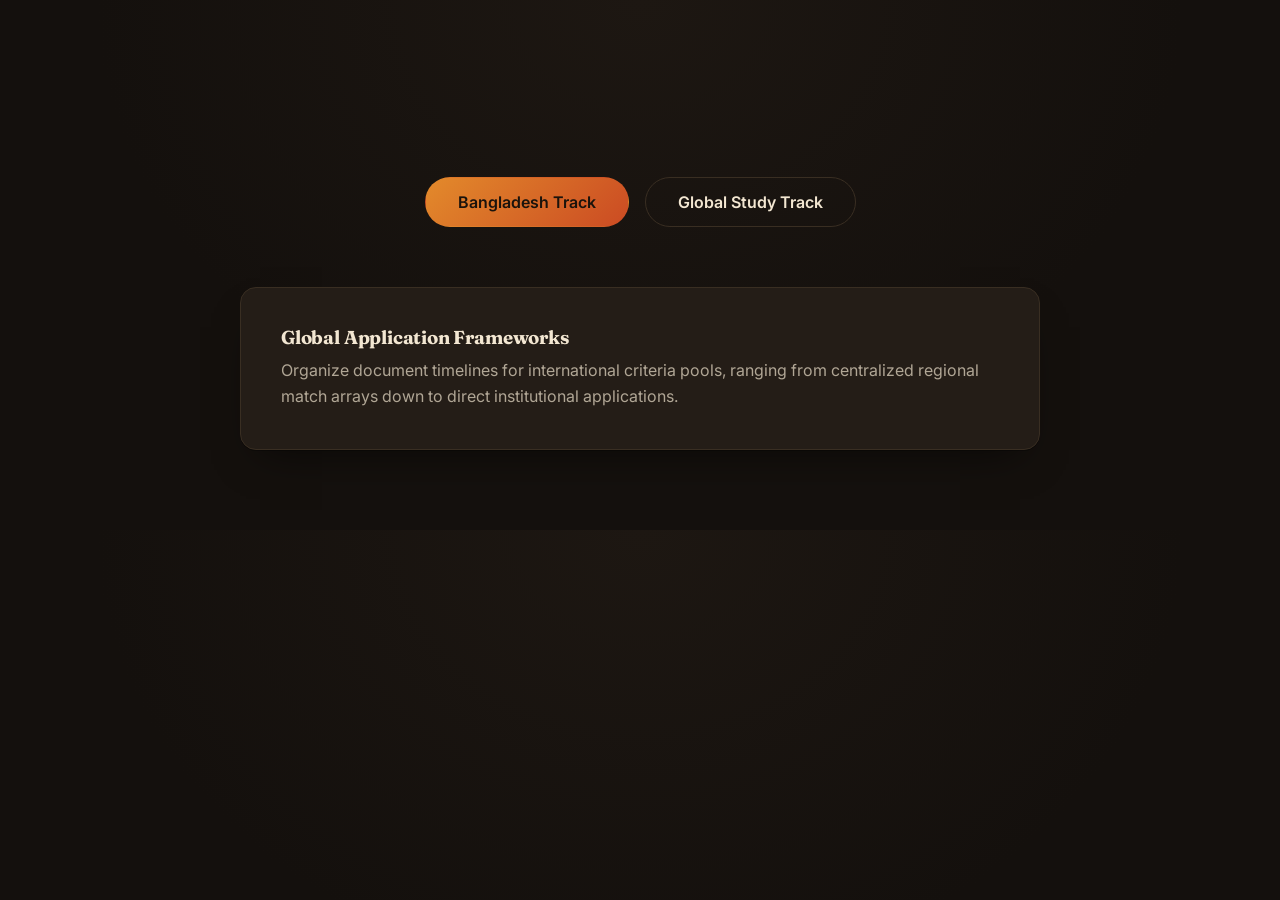
<file: gemini-code-1784160176464.html>
<!DOCTYPE html>
<html lang="en">
<head>
  <meta charset="UTF-8">
  <meta name="viewport" content="width=device-width, initial-scale=1.0">
  <title>Application Portals — UniMatch Pathways</title>
  <link rel="stylesheet" href="style.css">
  <script src="js/main.js" defer></script>
  <script src="js/admissions.js" defer></script>
</head>
<body>

  <div id="site-header" data-active=""></div>

  <main class="wrap" style="padding-top: 40px; padding-bottom: 80px; text-align: center;">
    <div class="reveal" style="max-width: 600px; margin: 0 auto 40px auto;">
      <span class="eyebrow">Process Orchestration</span>
      <h2>Select Your Admissions Track</h2>
      <p style="color: var(--cream-dim); margin-top: 8px;">Choose between applying to local national universities or orchestrating international application requirements.</p>
    </div>

    <div style="display: flex; gap: 16px; justify-content: center; margin-bottom: 60px;">
      <button class="btn btn-primary btn-shine" id="btnBd" style="padding: 14px 32px; font-size: 1rem;">Bangladesh Track</button>
      <button class="btn btn-ghost" id="btnAbroad" style="padding: 14px 32px; font-size: 1rem; border: 1px solid var(--line);">Global Study Track</button>
    </div>

    <div style="text-align: left; max-width: 800px; margin: 0 auto; display: none;" id="bd">
      <div class="visa-card" style="padding: 40px; margin-bottom: 30px;">
        <h3>National Enrollment Pipelines</h3>
        <p style="color: var(--cream-dim); margin-top: 10px; line-height: 1.6;">Track requirements across local structures including engineering clusters, integrated general unit tests, or individual medical panels.</p>
        
        <div style="margin-top: 30px; max-width: 400px;">
          <label class="field-label">Target Campus Resources</label>
          <select id="bdUniResourceSelect" class="form-control" style="margin-top: 6px;"></select>
        </div>
      </div>
      <div id="bdResourceResult"></div>
    </div>

    <div style="text-align: left; max-width: 800px; margin: 0 auto; display: none;" id="abroad">
      <div class="visa-card" style="padding: 40px;">
        <h3>Global Application Frameworks</h3>
        <p style="color: var(--cream-dim); margin-top: 10px; line-height: 1.6;">Organize document timelines for international criteria pools, ranging from centralized regional match arrays down to direct institutional applications.</p>
      </div>
    </div>
  </main>

  <div id="site-footer"></div>

</body>
</html>
</file>
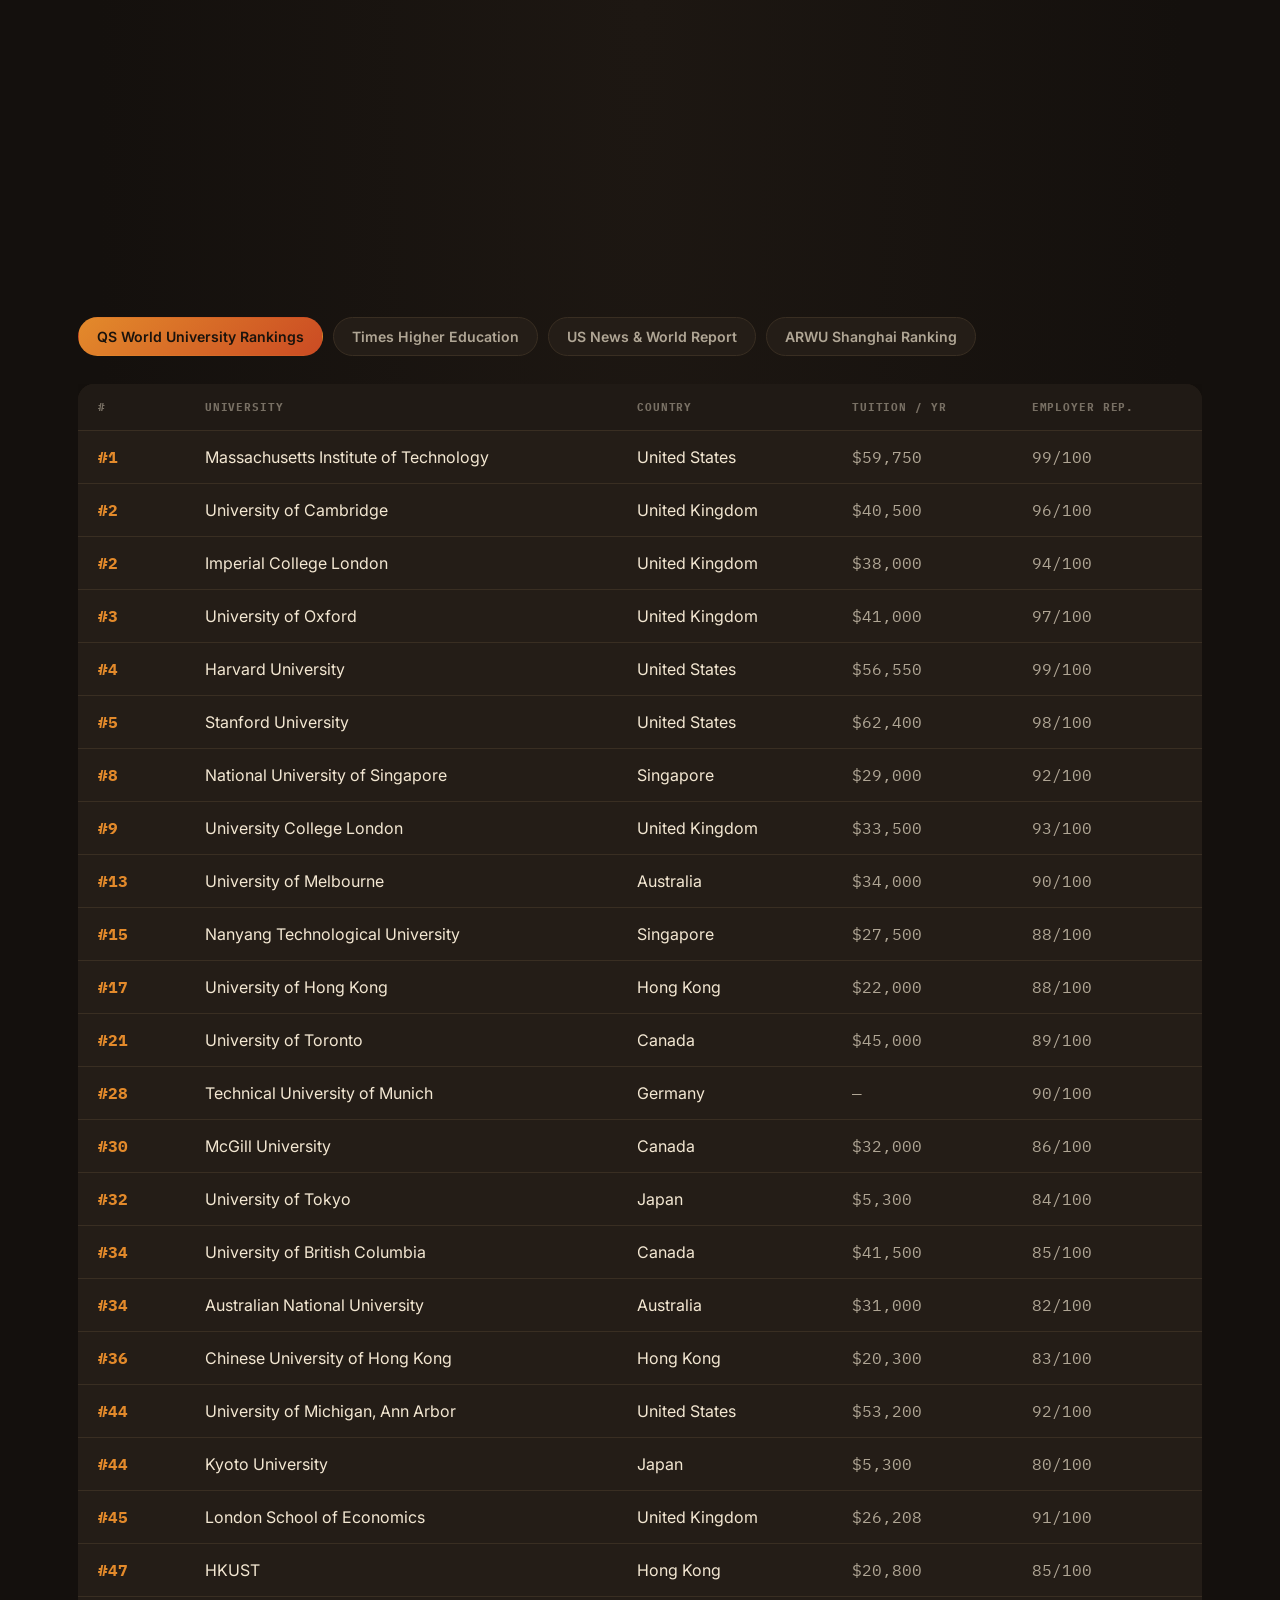
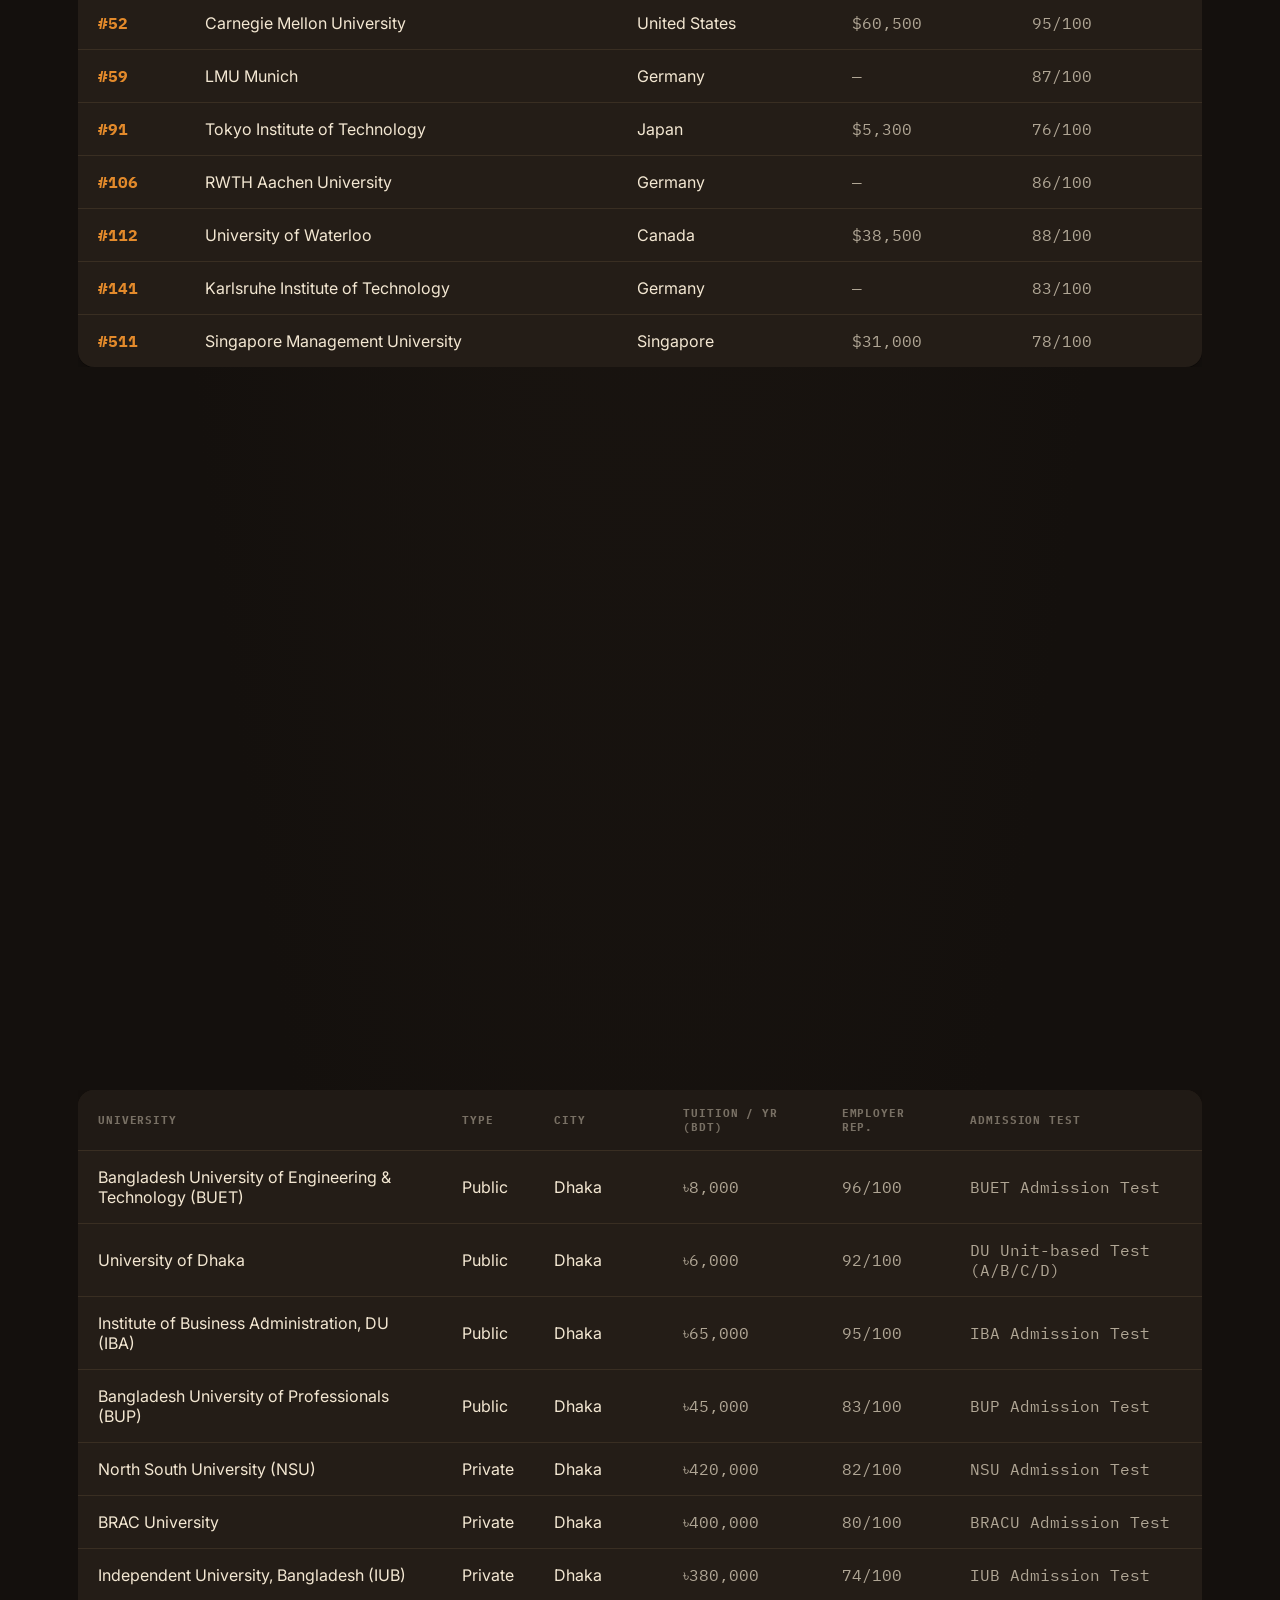
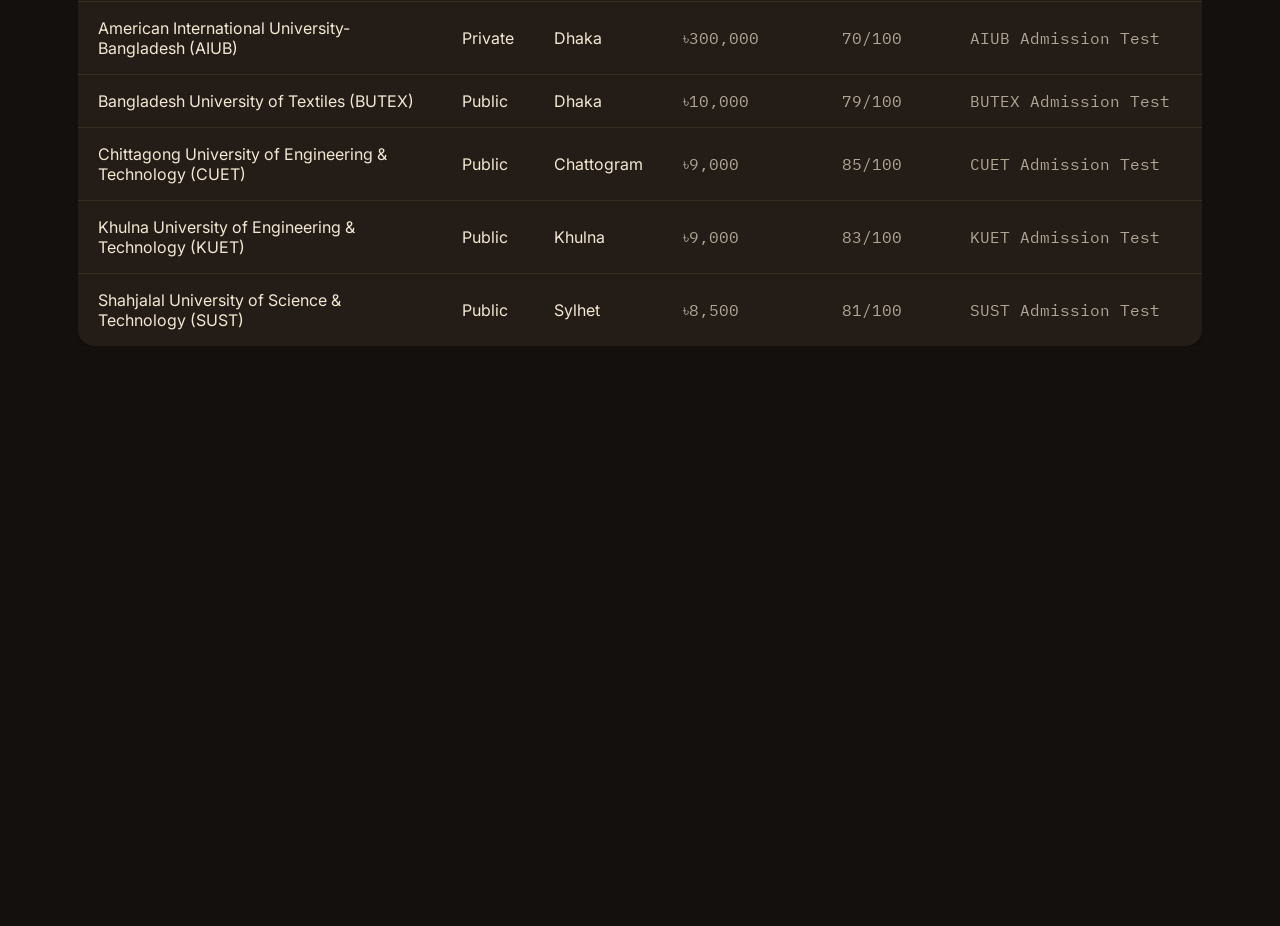
<file: rankings.html>
<!DOCTYPE html>
<html lang="en">
<head>
<meta charset="UTF-8">
<meta name="viewport" content="width=device-width, initial-scale=1.0">
<title>Global Rankings — UniMatch</title>
<meta name="description" content="Compare universities across QS, THE, US News and ARWU, plus a full Bangladeshi university tuition and employer-reputation table.">
<link rel="stylesheet" href="/style.css">
</head>
<body>

<div id="site-header" data-active="rankings"></div>

<main>
  <section style="padding-bottom:20px;">
    <div class="wrap">
      <div class="section-head reveal">
        <span class="eyebrow">Aggregated global rankings</span>
        <h2>Compare universities across QS, THE, US News and ARWU</h2>
        <p>One table, four ranking systems, curated across the United States, United Kingdom, Germany, Hong Kong, Singapore, Canada, Japan and Australia.</p>
      </div>

      <div class="rank-tabs" id="rankTabs">
        <button class="tool-tab active" data-rank="qs">QS World University Rankings</button>
        <button class="tool-tab" data-rank="the">Times Higher Education</button>
        <button class="tool-tab" data-rank="usnews">US News &amp; World Report</button>
        <button class="tool-tab" data-rank="arwu">ARWU Shanghai Ranking</button>
      </div>

      <div style="overflow-x:auto;">
        <table class="rank-table" id="rankTable">
          <thead>
            <tr><th>#</th><th>University</th><th>Country</th><th>Tuition / yr</th><th>Employer rep.</th></tr>
          </thead>
          <tbody id="rankTableBody"></tbody>
        </table>
      </div>

      <div class="pass reveal" style="padding:30px;margin-top:34px;">
        <span class="field-label">Top 10 — employer reputation score</span>
        <div class="bar-chart" id="employerChart"></div>
      </div>
    </div>
  </section>

  <section>
    <div class="wrap">
      <div class="section-head reveal">
        <span class="eyebrow">Bangladeshi universities</span>
        <h2>Tuition, admission test &amp; employer reputation</h2>
        <p>Covers top public and private universities so you can compare local options side-by-side with study-abroad ones.</p>
      </div>
      <div style="overflow-x:auto;">
        <table class="rank-table">
          <thead>
            <tr><th>University</th><th>Type</th><th>City</th><th>Tuition / yr (BDT)</th><th>Employer rep.</th><th>Admission test</th></tr>
          </thead>
          <tbody id="bdTableBody"></tbody>
        </table>
      </div>
      <div class="pass reveal" style="padding:30px;margin-top:34px;">
        <span class="field-label">Bangladesh — employer reputation score</span>
        <div class="bar-chart" id="bdChart"></div>
      </div>
    </div>
  </section>
</main>

<div id="site-footer"></div>

<script src="js/data.js"></script>
<script src="js/main.js"></script>
<script src="js/rankings.js"></script>
</body>
</html>
</file>
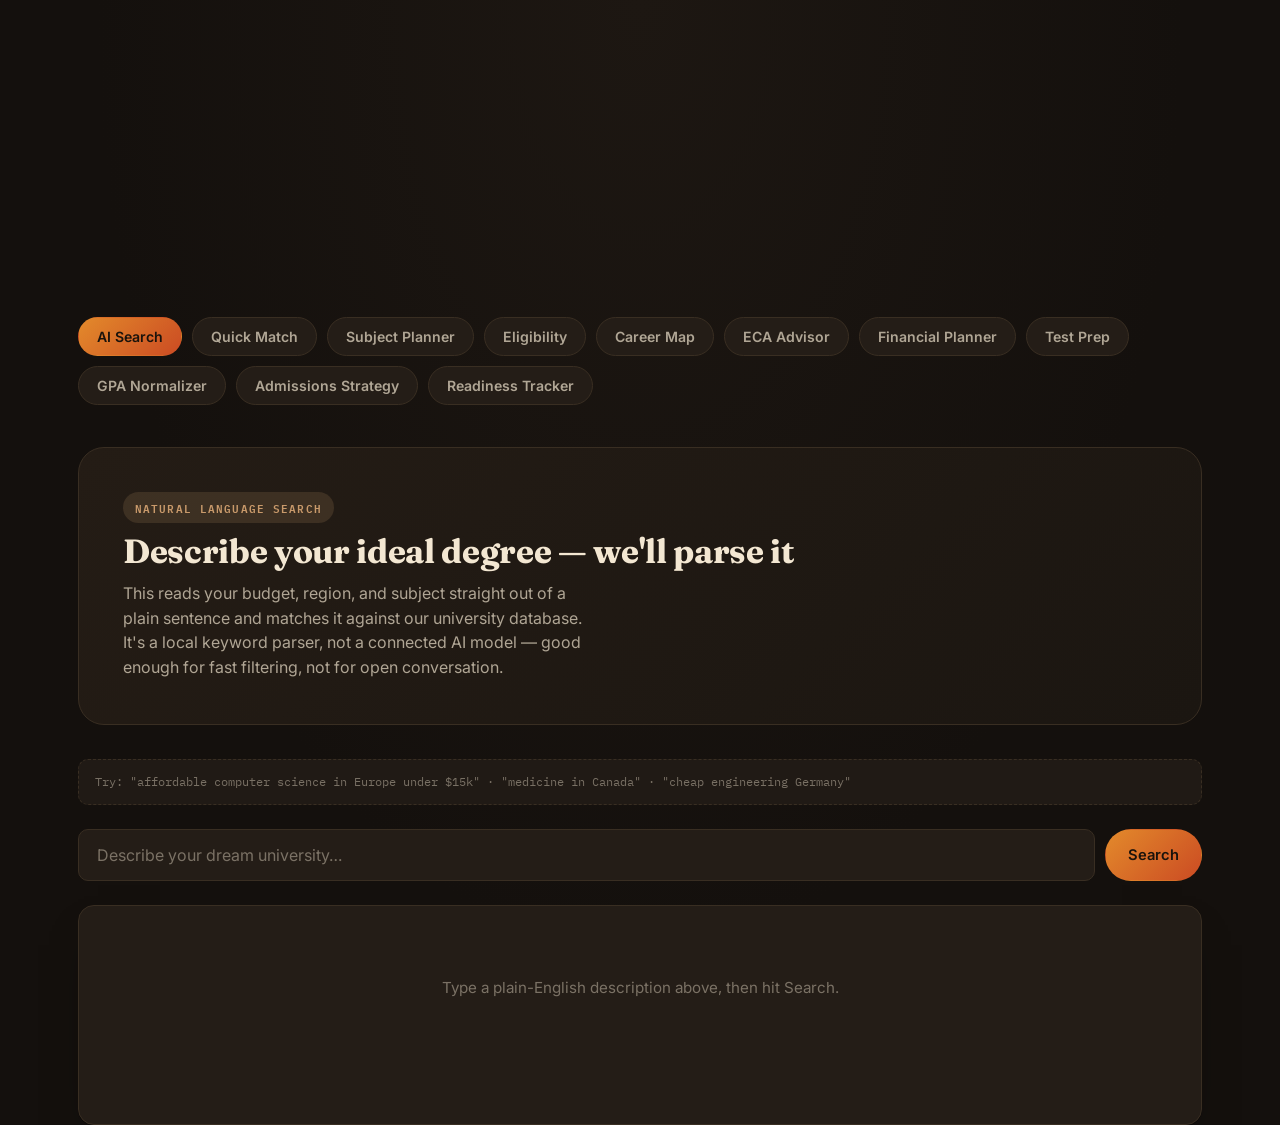
<file: tools.html>
<!DOCTYPE html>
<html lang="en">
<head>
<meta charset="UTF-8">
<meta name="viewport" content="width=device-width, initial-scale=1.0">
<title>Free Application Tools — UniMatch</title>
<meta name="description" content="AI-assisted search, quiz, subject planner, eligibility checker, career mapping, ECA advisor and cost calculator — all free.">
<link rel="stylesheet" href="/style.css">
</head>
<body>

<div id="site-header" data-active="tools"></div>

<main>
  <section style="padding-bottom:0;">
    <div class="wrap">
      <div class="section-head reveal">
        <span class="eyebrow">Free application tools</span>
        <h2>Everything you need to plan, match, and cost your degree</h2>
        <p>No sign-up. Every tool below runs instantly in your browser against our curated university and curriculum database.</p>
      </div>

      <div class="tool-tabs" id="toolTabs">
        <button class="tool-tab active" data-tab="search">AI Search</button>
        <button class="tool-tab" data-tab="quiz">Quick Match</button>
        <button class="tool-tab" data-tab="planner">Subject Planner</button>
        <button class="tool-tab" data-tab="eligibility">Eligibility</button>
        <button class="tool-tab" data-tab="career">Career Map</button>
        <button class="tool-tab" data-tab="eca">ECA Advisor</button>
        <button class="tool-tab" data-tab="cost">Financial Planner</button>
        <button class="tool-tab" data-tab="testprep">Test Prep</button>
        <button class="tool-tab" data-tab="gpa">GPA Normalizer</button>
        <button class="tool-tab" data-tab="strategy">Admissions Strategy</button>
        <button class="tool-tab" data-tab="readiness">Readiness Tracker</button>
      </div>

      <!-- ============ AI SEARCH ============ -->
      <div class="tool-panel active" id="panel-search">
        <div class="tool-hero">
          <div>
            <span class="tool-tag tag-gold">Natural language search</span>
            <h2>Describe your ideal degree — we'll parse it</h2>
            <p>This reads your budget, region, and subject straight out of a plain sentence and matches it against our university database. It's a local keyword parser, not a connected AI model — good enough for fast filtering, not for open conversation.</p>
          </div>
        </div>
        <div class="feature-note">Try: "affordable computer science in Europe under $15k" · "medicine in Canada" · "cheap engineering Germany"</div>
        <div class="search-row" style="margin-bottom:24px;">
          <input class="input-line" id="aiSearchInput" placeholder="Describe your dream university…">
          <button class="btn btn-primary" id="aiSearchBtn">Search</button>
        </div>
        <div class="result-panel" id="aiSearchResults">
          <div class="result-empty">Type a plain-English description above, then hit Search.</div>
        </div>
      </div>

      <!-- ============ QUICK MATCH QUIZ ============ -->
      <div class="tool-panel" id="panel-quiz">
        <div class="tool-hero">
          <div>
            <span class="tool-tag tag-teal">2-minute quiz</span>
            <h2>Not sure where to start? Take the quiz</h2>
            <p>Four quick questions, turned into a ranked, explained shortlist.</p>
          </div>
        </div>
        <div class="panel-grid">
          <div class="pass" style="padding:32px;">
            <div class="quiz-progress"><span><i id="qp1"></i></span><span><i id="qp2"></i></span><span><i id="qp3"></i></span><span><i id="qp4"></i></span><span><i id="qp5"></i></span></div>

            <div class="quiz-step active" data-step="1">
              <div class="quiz-question">Where do you want to study?</div>
              <div class="chip-row" id="quizDestination"></div>
            </div>
            <div class="quiz-step" data-step="2">
              <div class="quiz-question">What's your academic tier?</div>
              <div class="chip-row">
                <button class="chip" data-field="tier" data-value="top">Top tier (GPA 5.0 / A*AA+)</button>
                <button class="chip" data-field="tier" data-value="strong">Strong (GPA 4.5+ / AAB)</button>
                <button class="chip" data-field="tier" data-value="solid">Solid (GPA 4.0+ / BBC)</button>
              </div>
            </div>
            <div class="quiz-step" data-step="3">
              <div class="quiz-question">What field interests you most?</div>
              <div class="chip-row" id="quizField"></div>
            </div>
            <div class="quiz-step" data-step="4">
              <div class="quiz-question">Max annual budget (tuition + living, USD)?</div>
              <div class="chip-row">
                <button class="chip" data-field="budget" data-value="15000">Under $15,000</button>
                <button class="chip" data-field="budget" data-value="35000">Under $35,000</button>
                <button class="chip" data-field="budget" data-value="60000">Under $60,000</button>
                <button class="chip" data-field="budget" data-value="999999">No limit</button>
              </div>
            </div>
            <div class="quiz-step" data-step="5">
              <div class="quiz-question">Do you need a scholarship?</div>
              <div class="chip-row">
                <button class="chip" data-field="scholarship" data-value="full-waiver">Full Tuition Waiver</button>
                <button class="chip" data-field="scholarship" data-value="full-ride">Full Ride (tuition + stipend + living)</button>
                <button class="chip" data-field="scholarship" data-value="partial">Partial Scholarship</button>
                <button class="chip" data-field="scholarship" data-value="none">Not needed</button>
              </div>
            </div>

            <div class="quiz-nav">
              <button class="btn btn-ghost btn-sm" id="quizBack" disabled>← Back</button>
              <button class="btn btn-primary btn-sm" id="quizNext">Next →</button>
            </div>
          </div>

          <div class="result-panel" id="quizResults">
            <div class="result-empty">Answer the quiz to see your personalized matches with explained match scores.</div>
          </div>
        </div>
      </div>

      <!-- ============ SUBJECT PLANNER ============ -->
      <div class="tool-panel" id="panel-planner">
        <div class="tool-hero">
          <div>
            <span class="tool-tag tag-gold">Pathway tool</span>
            <h2>Plan your A-Levels or HSC subject choice</h2>
            <p>Enter your dream course or profession, and we'll tell you exactly which subjects to take in A-Levels, HSC, or Madrasha to get there. <em style="color:var(--cream-45);font-style:normal;">Admission rules vary by university — treat this as a starting guide, then confirm with your target school.</em></p>
          </div>
        </div>
        <div class="panel-grid">
          <div>
            <div class="field-block">
              <span class="field-label">Your dream course or profession</span>
              <div class="chip-row" id="plannerCareerChips"></div>
            </div>
          </div>
          <div class="result-panel" id="plannerResults">
            <div class="result-empty">Pick a career on the left to see which subjects you'll need.</div>
          </div>
        </div>
      </div>

      <!-- ============ ELIGIBILITY ============ -->
      <div class="tool-panel" id="panel-eligibility">
        <div class="tool-hero">
          <div>
            <span class="tool-tag tag-teal">Subject eligibility checker</span>
            <h2>Check your subject eligibility</h2>
            <p>Select your curriculum and subjects to discover which programs you currently qualify for.</p>
          </div>
        </div>
        <div class="panel-grid">
          <div>
            <div class="field-block">
              <span class="field-label">Your curriculum</span>
              <div class="chip-row" id="eligCurriculum">
                <button class="chip selected" data-value="hsc">National Curriculum of Bangladesh (HSC)</button>
                <button class="chip" data-value="madrasha">Madrasha Board</button>
                <button class="chip" data-value="alevels">English Medium (A-Levels)</button>
              </div>
            </div>
            <div class="field-block" id="eligStreamBlock">
              <span class="field-label">Your stream</span>
              <div class="chip-row" id="eligStream"></div>
            </div>
            <div class="field-block">
              <span class="field-label">Your subjects</span>
              <div class="chip-row" id="eligSubjects"></div>
            </div>
            <button class="btn btn-teal btn-block" id="eligCheckBtn">Check Eligibility →</button>
          </div>
          <div class="result-panel" id="eligResults">
            <div class="result-empty">Select your curriculum and subjects, then click "Check Eligibility" to see which programs you qualify for.</div>
          </div>
        </div>
      </div>

      <!-- ============ CAREER MAP ============ -->
      <div class="tool-panel" id="panel-career">
        <div class="tool-hero">
          <div>
            <span class="tool-tag tag-gold">Career-to-university mapping</span>
            <h2>Pick a dream career, see your best-fit universities</h2>
            <p>Each career links to the universities with the strongest placement record and program depth for it.</p>
          </div>
        </div>
        <div class="career-grid" id="careerMapGrid"></div>
        <div class="career-results" id="careerMapResults"></div>
      </div>

      <!-- ============ ECA ADVISOR ============ -->
      <div class="tool-panel" id="panel-eca">
        <div class="tool-hero">
          <div>
            <span class="tool-tag tag-teal">ECA Advisor <span class="badge-soon">rule-based</span></span>
            <h2>Discover the extracurriculars that boost your odds</h2>
            <p>Pick your target university and intended major — you'll get a school-specific roadmap: Broad ECAs (baseline expectations for that type of school) and Specific ECAs (what actually moves the needle there), plus a note on how much ECAs matter for that particular admissions process. Content is drawn from a curated library informed by real youth-organization patterns, not a live language model.</p>
          </div>
        </div>
        <div class="panel-grid">
          <div>
            <div class="field-block">
              <span class="field-label">Target university</span>
              <select class="input-line" id="ecaUniSelect"></select>
            </div>
            <div class="field-block">
              <span class="field-label">Intended major</span>
              <div class="chip-row" id="ecaFieldChips"></div>
            </div>
            <button class="btn btn-teal btn-block" id="ecaGenerateBtn">Get ECA Recommendations →</button>
          </div>
          <div class="result-panel" id="ecaResults">
            <div class="result-empty">Choose a university and major to generate your roadmap.</div>
          </div>
        </div>
      </div>

      <!-- ============ COST CALCULATOR ============ -->
      <div class="tool-panel" id="panel-cost">
        <div class="tool-hero">
          <div>
            <span class="tool-tag tag-gold">Financial Planner</span>
            <h2>Calculate your real, total out-of-pocket cost</h2>
            <p>Tuition plus living costs, hidden ancillary fees, a currency converter, and how much part-time work can realistically offset — so nothing surprises your family later.</p>
          </div>
        </div>
        <div class="panel-grid">
          <div>
            <div class="field-block">
              <span class="field-label">Target university</span>
              <select class="input-line" id="costUniSelect"></select>
            </div>
            <div class="field-block">
              <span class="field-label">Scholarship coverage</span>
              <div class="slider-row">
                <input type="range" min="0" max="100" value="0" id="costScholarship">
                <span class="slider-value" id="costScholarshipLabel">0% covered</span>
              </div>
            </div>
            <div class="field-block">
              <span class="field-label">Display currency</span>
              <div class="chip-row" id="currencyChips"></div>
            </div>
            <div class="field-block">
              <label style="display:flex;align-items:center;gap:10px;font-size:.9rem;color:var(--cream-dim);cursor:pointer;">
                <input type="checkbox" id="ancillaryToggle" style="width:18px;height:18px;accent-color:var(--teal);">
                Unmask hidden ancillary fees (health insurance, registration fee, textbooks, flight buffer)
              </label>
            </div>
          </div>
          <div class="result-panel" id="costResults"></div>
        </div>
        <div style="margin-top:20px;">
          <div class="bar-chart" id="costChart"></div>
        </div>

        <div class="section-head" style="margin-top:50px;">
          <span class="eyebrow">Part-time work offset simulator</span>
          <h2 style="font-size:1.6rem;">How much can you self-fund?</h2>
          <p>Legal weekly hour limits vary by country — this uses your target university's real limit, not a guess.</p>
        </div>
        <div class="panel-grid">
          <div>
            <div class="field-block">
              <span class="field-label">Expected hourly wage (destination currency)</span>
              <input type="number" class="input-line" id="workWage" value="15" min="0">
            </div>
            <div class="field-block">
              <span class="field-label">Weekly hours (capped at the legal limit)</span>
              <input type="range" id="workHours" min="0" max="40" value="15">
              <div class="slider-value" id="workHoursLabel">15 hrs/week</div>
            </div>
          </div>
          <div class="result-panel" id="workOffsetResult"></div>
        </div>

        <div class="section-head" style="margin-top:50px;">
          <span class="eyebrow">Tuition vs. opportunity cost</span>
          <h2 style="font-size:1.6rem;">Financial break-even simulator</h2>
          <p>Compares total 4-year cost abroad against staying home plus early local-career earnings, to estimate the year your investment pays off.</p>
        </div>
        <div class="panel-grid">
          <div>
            <div class="field-block">
              <span class="field-label">Expected starting salary abroad (USD/yr)</span>
              <input type="number" class="input-line" id="salaryAbroad" value="65000" min="0">
            </div>
            <div class="field-block">
              <span class="field-label">Expected starting salary staying in Bangladesh (USD/yr equiv.)</span>
              <input type="number" class="input-line" id="salaryHome" value="8000" min="0">
            </div>
            <div class="field-block">
              <span class="field-label">Local (BD) 4-year degree total cost (USD equiv.)</span>
              <input type="number" class="input-line" id="localDegreeCost" value="4000" min="0">
            </div>
            <button class="btn btn-teal btn-block" id="breakevenBtn">Calculate break-even year →</button>
          </div>
          <div class="result-panel" id="breakevenResult">
            <div class="result-empty">Enter your numbers to see the projected break-even year.</div>
          </div>
        </div>
      </div>

      <!-- ============ TEST PREP ============ -->
      <div class="tool-panel" id="panel-testprep">
        <div class="tool-hero">
          <div>
            <span class="tool-tag tag-gold">SAT &amp; IELTS resources</span>
            <h2>Prepare for the tests that gate your applications</h2>
            <p>Free, structured practice resources, plus a quick self-assessment to see roughly where you stand before you register for the real exam.</p>
          </div>
        </div>

        <div class="panel-grid">
          <div>
            <div class="field-block">
              <span class="field-label">SAT resources</span>
              <div class="uni-result-card">
                <div><div class="uni-result-name"><a href="https://www.hueprep.com" target="_blank" rel="noopener">HuePrep</a></div><div class="uni-result-meta">Free, structured SAT curriculum and practice sets.</div></div>
              </div>
              <div class="uni-result-card">
                <div><div class="uni-result-name"><a href="https://thecollegepanda.com/categories/sat-math/" target="_blank" rel="noopener">The College Panda — SAT Math</a></div><div class="uni-result-meta">Topic-by-topic SAT Math drills and strategy guides.</div></div>
              </div>
            </div>
            <div class="field-block">
              <span class="field-label">How to actually improve your SAT score</span>
              <ul style="font-size:.9rem;color:var(--cream-dim);line-height:1.8;padding-left:18px;list-style:disc;">
                <li>Take one full timed practice test before you study anything else — you need a real baseline, not a guess.</li>
                <li>Drill your weakest section daily in short 20–30 minute blocks rather than cramming one long session weekly.</li>
                <li>For Math, memorise the formulas you keep forgetting mid-test — a small flashcard deck beats re-deriving them under time pressure.</li>
                <li>For Reading/Writing, read the question before the passage so you know what to scan for.</li>
                <li>Re-take full practice tests every 2–3 weeks to track real progress, not just isolated drills.</li>
              </ul>
            </div>
            <div class="field-block">
              <span class="field-label">How to actually improve your IELTS score</span>
              <ul style="font-size:.9rem;color:var(--cream-dim);line-height:1.8;padding-left:18px;list-style:disc;">
                <li>Practice under real time pressure — most band loss comes from running out of time, not from not knowing the answer.</li>
                <li>Build topic-based vocabulary (education, environment, technology, health) since these recur across Speaking and Writing.</li>
                <li>Record yourself answering Speaking Part 2 questions and listen back — most fluency issues are audible only on playback.</li>
                <li>For Writing Task 2, memorise a flexible essay structure (intro → two developed points → conclusion) rather than improvising each time.</li>
                <li>Check whether your target universities accept Duolingo English Test instead — it's faster and cheaper, but not all programs accept it. See the checker below.</li>
              </ul>
            </div>
          </div>

          <div>
            <div class="field-block">
              <span class="field-label">Quick English self-assessment</span>
              <p style="font-size:.85rem;color:var(--cream-45);margin-bottom:14px;">Rate your comfort with each skill — this gives a rough estimate, not an official score.</p>
              <div id="engQuizChips"></div>
              <button class="btn btn-teal btn-block" id="engQuizBtn" style="margin-top:16px;">Estimate my band score →</button>
            </div>
            <div class="result-panel" id="engQuizResult">
              <div class="result-empty">Answer the four questions to see an estimated band, plus which universities on our list accept Duolingo vs. require IELTS.</div>
            </div>
          </div>
        </div>
      </div>

      <!-- ============ GPA NORMALIZER ============ -->
      <div class="tool-panel" id="panel-gpa">
        <div class="tool-hero">
          <div>
            <span class="tool-tag tag-teal">Multi-board grade converter</span>
            <h2>Convert your grades to a standardized 4.0 GPA</h2>
            <p>High-school scoring models vary wildly — HSC's GPA-5.0 scale, A-Level letter grades, IB points, or a straight percentage. This gives you one comparable number for admissions systems that expect a 4.0-scale GPA.</p>
          </div>
        </div>
        <div class="panel-grid">
          <div>
            <div class="field-block">
              <span class="field-label">Your curriculum / scoring system</span>
              <select class="input-line" id="gpaSystemSelect"></select>
            </div>
            <div class="field-block" id="gpaInputBlock"></div>
            <button class="btn btn-teal btn-block" id="gpaConvertBtn">Convert to 4.0 scale →</button>
          </div>
          <div class="result-panel" id="gpaResult">
            <div class="result-empty">Select your system and enter your grade(s) to see the converted estimate.</div>
          </div>
        </div>
      </div>

      <!-- ============ ADMISSIONS STRATEGY ============ -->
      <div class="tool-panel" id="panel-strategy">
        <div class="tool-hero">
          <div>
            <span class="tool-tag tag-gold">Admissions Strategy Suite</span>
            <h2>Chance Me, admissions weighting, and round strategy</h2>
            <p>A rule-based approximation, not a promise — real admissions committees weigh things we can't fully see. Use this to sanity-check your list, not to predict a guaranteed outcome.</p>
          </div>
        </div>

        <div class="panel-grid">
          <div>
            <div class="field-block">
              <span class="field-label">Weighted GPA (4.0 scale)</span>
              <input type="number" class="input-line" id="chanceGpa" value="3.7" step="0.01" min="0" max="4">
            </div>
            <div class="field-block">
              <span class="field-label">Standardized test percentile (SAT/ACT — skip if not applicable)</span>
              <input type="number" class="input-line" id="chanceTestPct" value="80" min="0" max="100">
            </div>
            <div class="field-block">
              <span class="field-label">Strongest extracurricular tier</span>
              <div class="chip-row" id="ecTierChips">
                <button class="chip" data-value="4">Tier 1 — National/international olympiad, founder with real impact</button>
                <button class="chip" data-value="3">Tier 2 — Regional award, leadership role, published work</button>
                <button class="chip" data-value="2">Tier 3 — Active club leadership, consistent volunteering</button>
                <button class="chip" data-value="1">Tier 4 — School club member, occasional volunteering</button>
              </div>
            </div>
            <button class="btn btn-gold btn-block" id="chanceMeBtn">Calculate my Admission Index →</button>
          </div>
          <div class="result-panel" id="chanceMeResult">
            <div class="result-empty">Fill in your profile to see a Reach/Target/Safety breakdown across our database.</div>
          </div>
        </div>

        <div class="section-head" style="margin-top:50px;">
          <span class="eyebrow">Where each region actually looks</span>
          <h2 style="font-size:1.6rem;">Regional admissions-weighting ledger</h2>
        </div>
        <div class="field-block">
          <div class="chip-row" id="weightingCountryChips"></div>
        </div>
        <div class="result-panel" id="weightingResult"></div>

        <div class="section-head" style="margin-top:50px;">
          <span class="eyebrow">Application round strategy</span>
          <h2 style="font-size:1.6rem;">ED vs. EA vs. RD</h2>
        </div>
        <div class="chip-row" id="roundChips" style="margin-bottom:18px;"></div>
        <div class="result-panel" id="roundResult"></div>
      </div>

      <!-- ============ READINESS TRACKER ============ -->
      <div class="tool-panel" id="panel-readiness">
        <div class="tool-hero">
          <div>
            <span class="tool-tag tag-teal">Document Readiness Matrix</span>
            <h2>Track your application's operational readiness</h2>
            <p>Check off each document as it's ready — your progress ring updates live. Everything here saves to this browser only.</p>
          </div>
        </div>
        <div class="panel-grid">
          <div>
            <div id="readinessChecklist"></div>
          </div>
          <div class="result-panel" style="text-align:center;">
            <div id="readinessRingWrap"></div>
            <p style="font-size:.85rem;color:var(--cream-45);margin-top:10px;">Saved locally in this browser — clear your browser data and this resets.</p>
            <button class="btn btn-ghost btn-sm" id="exportProfileBtn" style="margin-top:16px;">Export my profile as JSON →</button>
          </div>
        </div>
      </div>

    </div>
  </section>
</main>

<div id="site-footer"></div>

<script src="js/data.js"></script>
<script src="js/main.js"></script>
<script src="js/tools.js"></script>
</body>
</html>
</file>
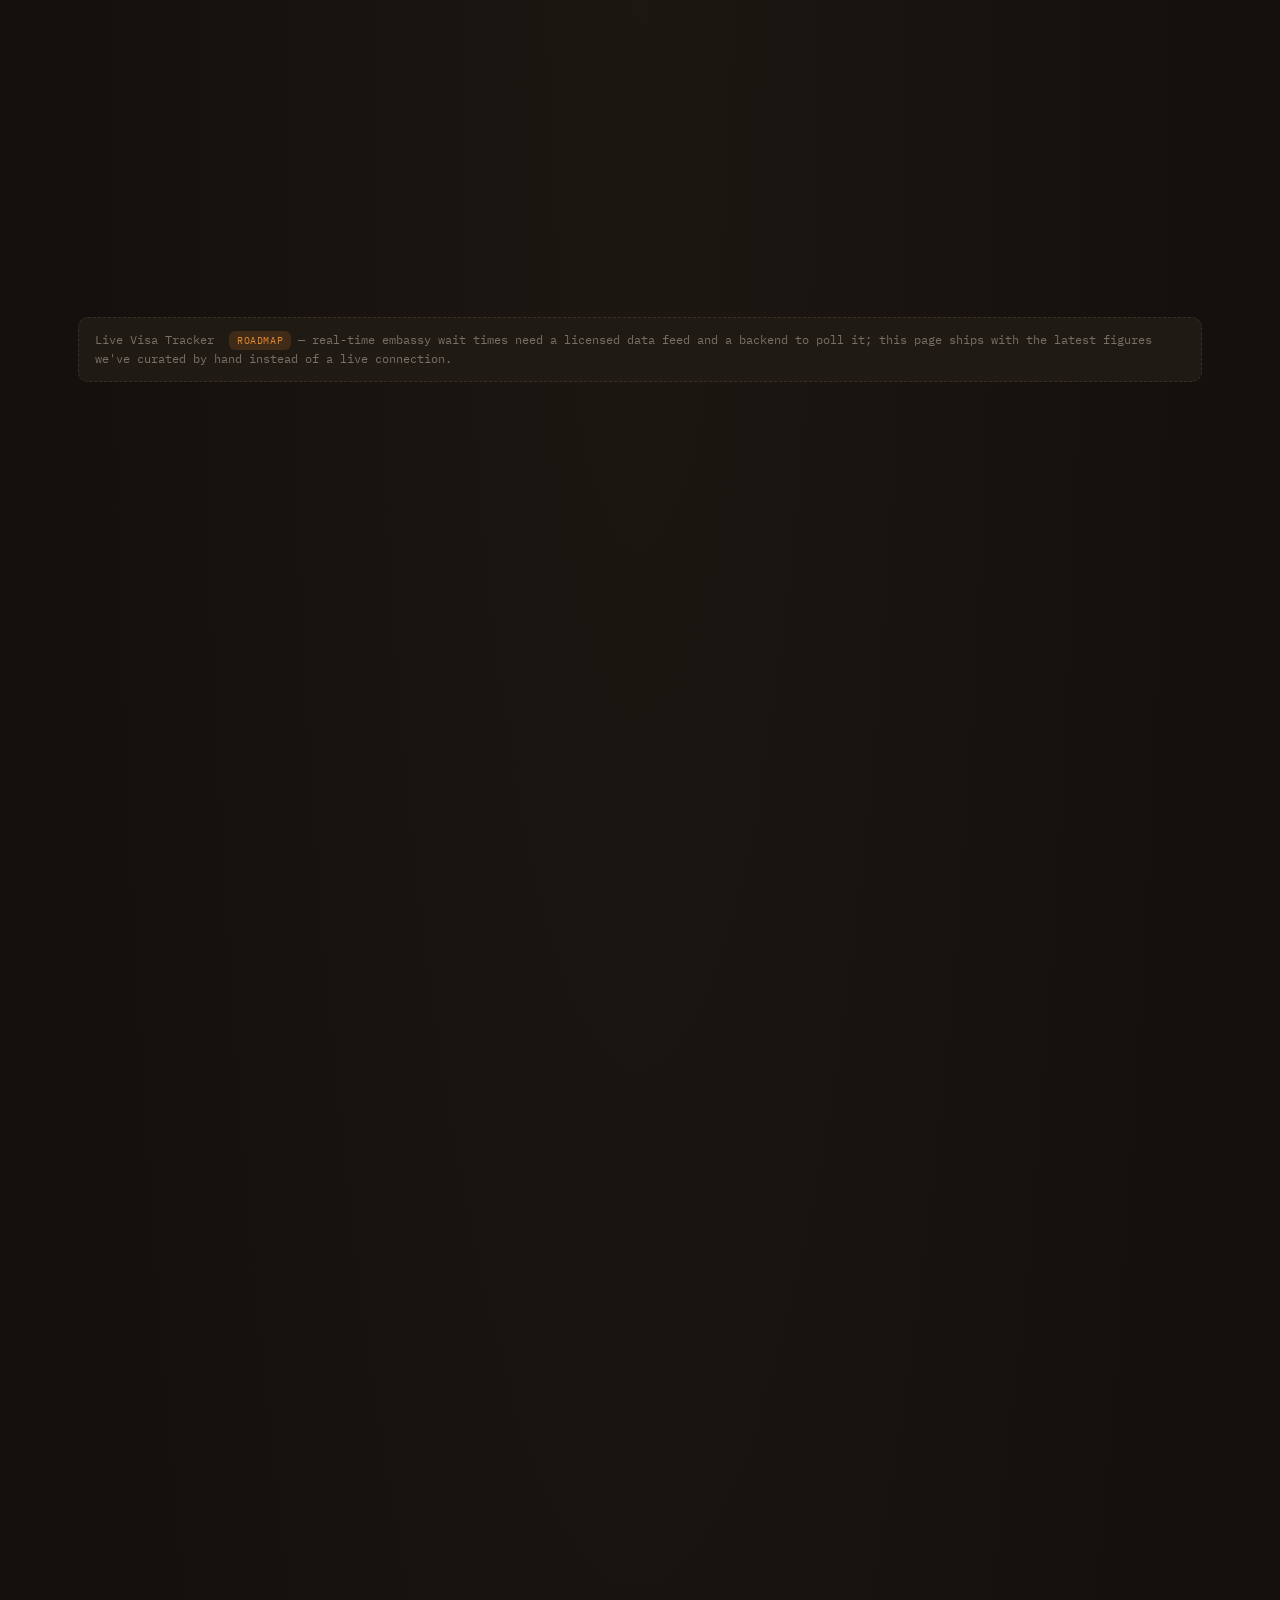
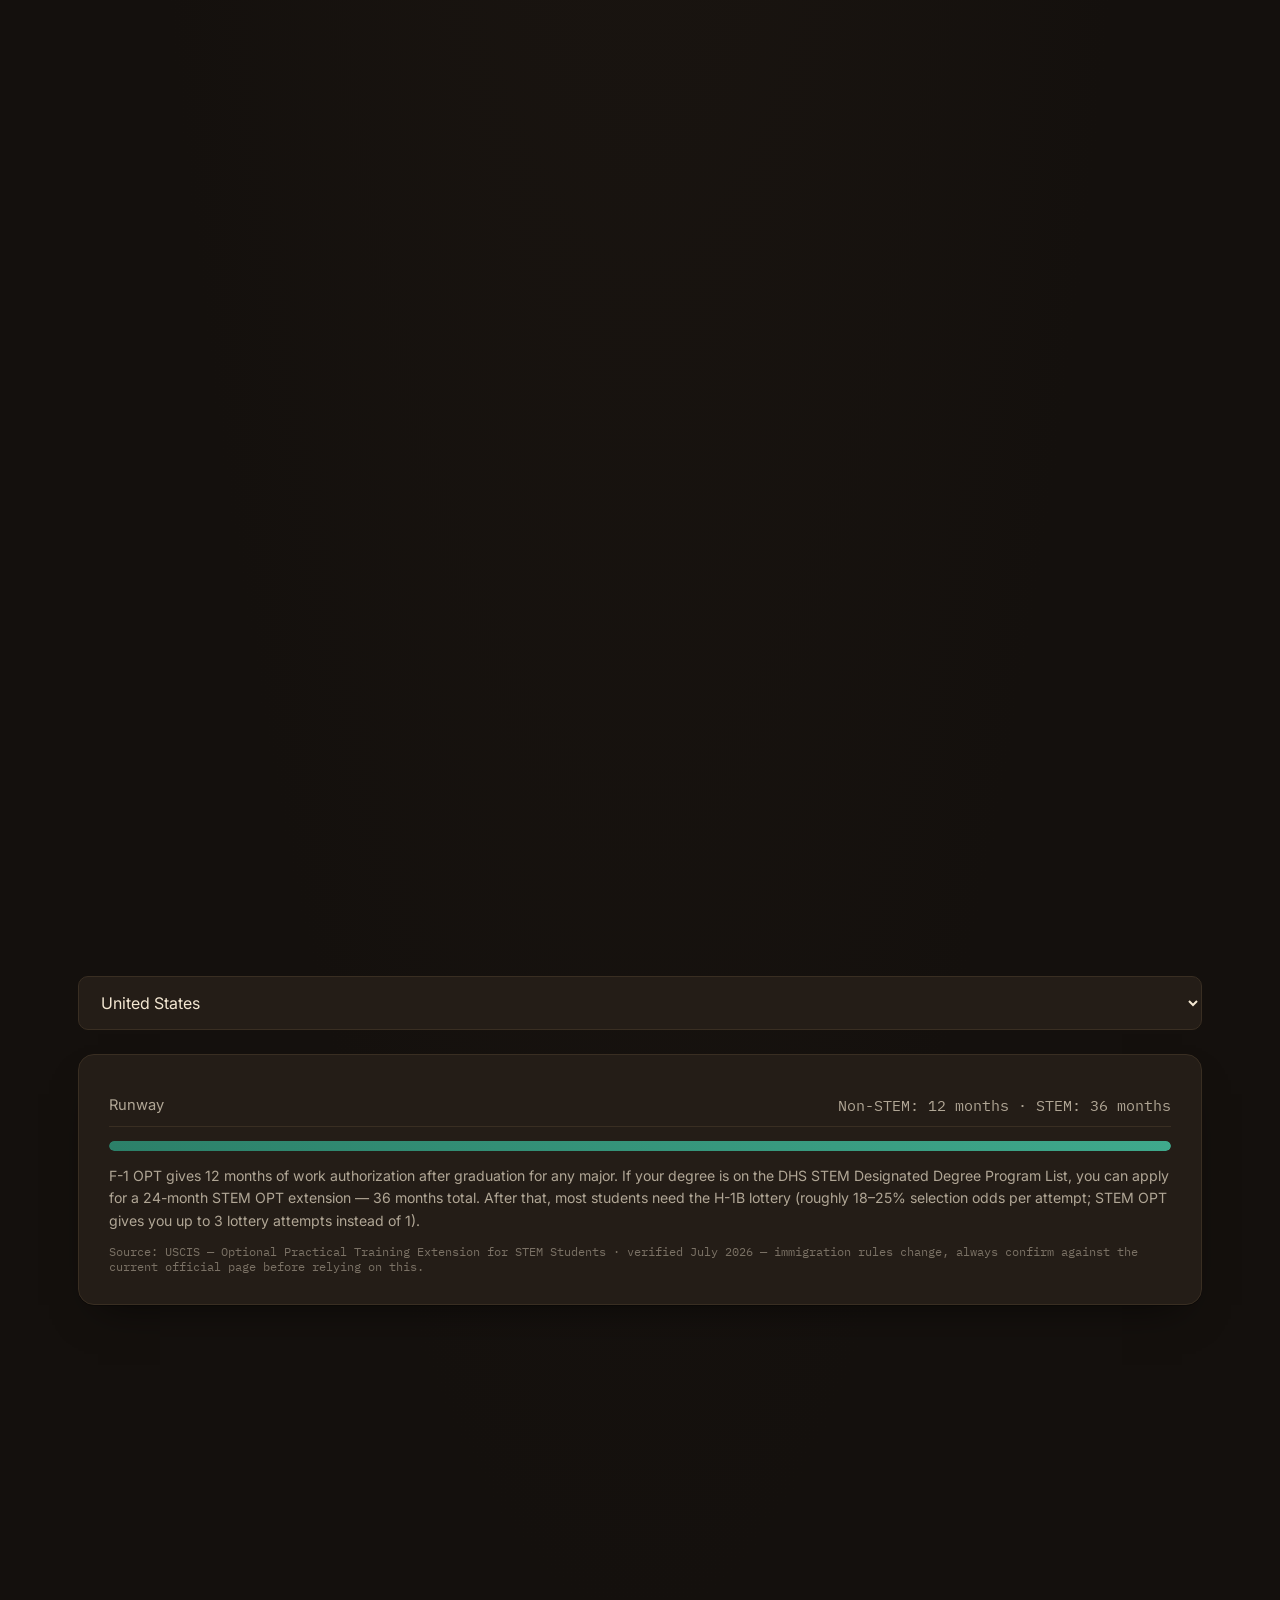
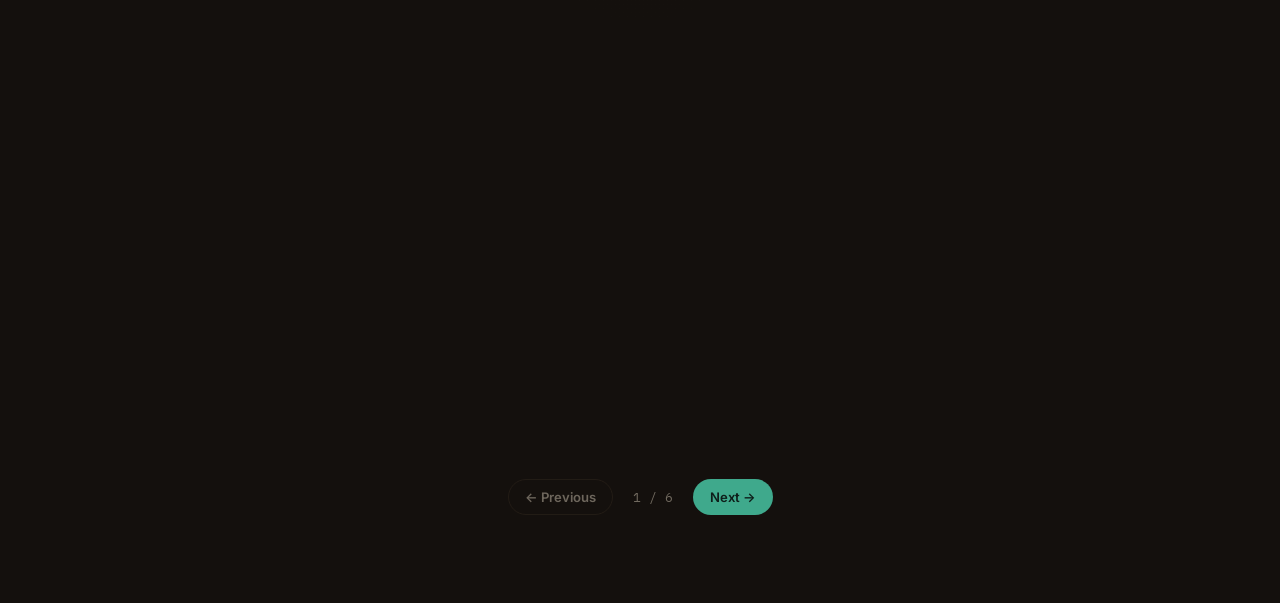
<file: visa.html>
<!DOCTYPE html>
<html lang="en">
<head>
<meta charset="UTF-8">
<meta name="viewport" content="width=device-width, initial-scale=1.0">
<title>Visa Information Hub — UniMatch</title>
<meta name="description" content="Student visa criteria, processing times, funds required, and a bank-sponsor solvency calculator for top study destinations.">
<link rel="stylesheet" href="/style.css">
</head>
<body>

<div id="site-header" data-active="visa"></div>

<main>
  <section style="padding-bottom:0;">
    <div class="wrap">
      <div class="section-head reveal">
        <span class="eyebrow">Visa information hub</span>
        <h2>Student visa criteria, processing times &amp; key steps</h2>
        <p>Reference figures for planning — always confirm exact numbers and current wait times with the relevant embassy or consulate before applying.</p>
      </div>
      <div class="feature-note">Live Visa Tracker <span class="badge-soon">roadmap</span> — real-time embassy wait times need a licensed data feed and a backend to poll it; this page ships with the latest figures we've curated by hand instead of a live connection.</div>
      <div class="visa-grid reveal" id="visaGrid"></div>
    </div>
  </section>

  <section>
    <div class="wrap">
      <div class="section-head reveal">
        <span class="eyebrow">Bank sponsor calculator</span>
        <h2>Check how much you need to show, and by when</h2>
        <p>The single biggest cause of visa rejection in this region is under-prepared proof of funds. Pick a destination and see the minimum figure, plus how many months out you should have it seasoned.</p>
      </div>
      <div class="panel-grid reveal">
        <div>
          <div class="field-block">
            <span class="field-label">Destination</span>
            <select class="input-line" id="sponsorCountrySelect"></select>
          </div>
          <div class="field-block">
            <span class="field-label">Planned intake date</span>
            <input type="date" class="input-line" id="sponsorDate">
          </div>
        </div>
        <div class="result-panel" id="sponsorResult">
          <div class="result-empty">Pick a destination to see the required funds and a deposit timeline.</div>
        </div>
      </div>
    </div>
  </section>

  <section>
    <div class="wrap">
      <div class="section-head reveal">
        <span class="eyebrow">Post-graduation work visa</span>
        <h2>Your legal work runway after graduation</h2>
        <p>Pick your destination to see how long you can legally stay and work after finishing your degree — verified July 2026, with sources noted since these rules change.</p>
      </div>
      <div class="field-block">
        <select class="input-line" id="runwayCountrySelect"></select>
      </div>
      <div class="result-panel" id="runwayResult"></div>
    </div>
  </section>

  <section>
    <div class="wrap">
      <div class="section-head reveal">
        <span class="eyebrow">Mock visa interview simulator</span>
        <h2>Practice the questions that actually get asked</h2>
        <p>Flashcard-style practice for the highest-stakes embassy questions, with a response-quality guide alongside each one — not a script to memorize, but a framework for what makes an answer land well or raise a flag.</p>
      </div>
      <div class="pass reveal" id="interviewCard" style="padding:36px;max-width:640px;margin:0 auto;">
      </div>
      <div style="text-align:center;margin-top:24px;">
        <button class="btn btn-ghost btn-sm" id="interviewPrevBtn">← Previous</button>
        <span id="interviewCounter" style="font-family:var(--font-mono);font-size:.82rem;color:var(--cream-45);margin:0 16px;"></span>
        <button class="btn btn-teal btn-sm" id="interviewNextBtn">Next →</button>
      </div>
    </div>
  </section>
</main>

<div id="site-footer"></div>

<script src="js/data.js"></script>
<script src="js/main.js"></script>
<script src="js/visa.js"></script>
</body>
</html>
</file>
<file: style.css>
/* ============================================================
   UniMatch — design tokens v2
   Dark stage backdrop, warm swatch palette (cream/tan/orange/
   terracotta/near-black), floating card motif, mono data accents.
============================================================ */

@import url('https://fonts.googleapis.com/css2?family=Fraunces:opsz,wght@9..144,400;9..144,500;9..144,600;9..144,700&family=Inter:wght@400;500;600;700;800&family=IBM+Plex+Mono:wght@400;500;600&display=swap');

:root{
  --bg:         #14100D;
  --bg-soft:    #1B1611;
  --panel:      #201A15;
  --card:       #241D17;
  --card-hi:    #2B221A;
  --line:       #392E22;
  --line-soft:  #2A231B;

  --cream:      #F3E7D2;
  --cream-dim:  rgba(243,231,210,0.68);
  --cream-45:   rgba(243,231,210,0.42);

  --tan:        #C99A6B;
  --orange:     #E38A2B;
  --orange-deep:#B8651A;
  --terracotta: #CB4B23;
  --teal:       #3FA98C;
  --teal-deep:  #2C8069;

  --font-display: 'Fraunces', serif;
  --font-body: 'Inter', sans-serif;
  --font-mono: 'IBM Plex Mono', monospace;

  --radius-s: 10px;
  --radius-m: 16px;
  --radius-l: 26px;

  --shadow-card: 0 1px 0 rgba(0,0,0,0.3), 0 20px 40px -20px rgba(0,0,0,0.6);
  --shadow-lift: 0 20px 50px -18px rgba(0,0,0,0.7);
}

*,*::before,*::after{ box-sizing:border-box; }
html{ scroll-behavior:smooth; }
body{
  margin:0;
  font-family:var(--font-body);
  background:var(--bg);
  background-image:radial-gradient(ellipse at top, #1D1712 0%, #14100D 60%);
  color:var(--cream);
  -webkit-font-smoothing:antialiased;
}
img{ max-width:100%; display:block; }
a{ color:inherit; text-decoration:none; }
button{ font-family:inherit; cursor:pointer; }
ul{ margin:0; padding:0; list-style:none; }
h1,h2,h3,h4{ font-family:var(--font-display); margin:0; line-height:1.08; letter-spacing:-0.01em; color:var(--cream); }
p{ margin:0; }

.eyebrow{
  font-family:var(--font-mono);
  font-size:.72rem;
  letter-spacing:.14em;
  text-transform:uppercase;
  color:var(--orange);
  display:inline-flex;
  align-items:center;
  gap:.5em;
}
.eyebrow::before{
  content:"";
  width:16px; height:1px;
  background:var(--orange);
  display:inline-block;
}

:focus-visible{
  outline:2px solid var(--teal);
  outline-offset:3px;
  border-radius:4px;
}

/* ---------- layout shell ---------- */
.wrap{ max-width:1180px; margin:0 auto; padding:0 28px; }
main{ display:block; }
section{ padding:88px 0; }
@media (max-width:760px){
  section{ padding:56px 0; }
  .wrap{ padding:0 20px; }
}

/* swatch strip — echoes the reference palette */
.swatch-strip{ display:flex; gap:8px; margin-bottom:22px; }
.swatch-strip span{ width:22px; height:22px; border-radius:6px; box-shadow:inset 0 0 0 1px rgba(0,0,0,.25); }

/* ---------- header ---------- */
.site-header{
  position:sticky; top:0; z-index:50;
  background:rgba(20,16,13,0.86);
  backdrop-filter:blur(12px);
  border-bottom:1px solid var(--line);
}
.site-header .wrap{
  height:74px;
  display:flex; align-items:center; justify-content:space-between;
}
.brand{
  display:flex; align-items:center; gap:10px;
  font-family:var(--font-display); font-weight:600; font-size:1.28rem;
  color:var(--cream);
}
.brand-mark{
  width:34px; height:34px; border-radius:9px;
  background:linear-gradient(135deg,var(--orange),var(--terracotta));
  display:flex; align-items:center; justify-content:center;
  color:#1A130C; font-family:var(--font-display); font-weight:700; font-size:1.05rem;
}
.main-nav{ display:flex; align-items:center; gap:34px; }
.main-nav a{
  font-size:.94rem; font-weight:500; color:var(--cream-dim);
  position:relative; padding:6px 0;
}
.main-nav a:hover, .main-nav a.active{ color:var(--cream); }
.main-nav a.active::after{
  content:""; position:absolute; left:0; right:0; bottom:-2px; height:2px; background:var(--orange);
}
.header-actions{ display:flex; align-items:center; gap:14px; }
.nav-toggle{ display:none; background:none; border:none; padding:6px; color:var(--cream); }
.nav-toggle svg{ width:24px; height:24px; }

.btn{
  display:inline-flex; align-items:center; justify-content:center; gap:8px;
  font-weight:600; font-size:.92rem;
  padding:12px 22px; border-radius:999px;
  border:1px solid transparent;
  transition:transform .18s ease, box-shadow .18s ease, background .18s ease, color .18s ease;
  white-space:nowrap;
}
.btn:hover{ transform:translateY(-1px); }
.btn-primary{ background:linear-gradient(135deg,var(--orange),var(--terracotta)); color:#1A130C; }
.btn-primary:hover{ box-shadow:var(--shadow-lift); filter:brightness(1.06); }
.btn-ghost{ background:transparent; color:var(--cream); border-color:var(--line); }
.btn-ghost:hover{ border-color:var(--tan); }
.btn-gold{ background:var(--tan); color:#1A130C; }
.btn-gold:hover{ filter:brightness(1.08); }
.btn-teal{ background:var(--teal); color:#0E1E1A; }
.btn-teal:hover{ background:var(--teal-deep); color:#fff; }
.btn-sm{ padding:9px 16px; font-size:.82rem; }
.btn-block{ width:100%; }
.btn[disabled]{ opacity:.4; cursor:not-allowed; transform:none !important; }

/* ---------- boarding-pass / ticket card motif ---------- */
.pass{
  position:relative;
  background:var(--card);
  border:1px solid var(--line);
  border-radius:var(--radius-m);
  box-shadow:var(--shadow-card);
  overflow:hidden;
}

/* ---------- hero ---------- */
.hero{ padding:64px 0 100px; position:relative; overflow:hidden; }
.hero-grid{
  display:grid;
  grid-template-columns:1.05fr .95fr;
  gap:64px;
  align-items:center;
}
.hero-eyebrow-row{ display:flex; align-items:center; gap:14px; margin-bottom:26px; flex-wrap:wrap; }
.hero-badge{
  font-family:var(--font-mono); font-size:.72rem; letter-spacing:.06em;
  background:var(--card-hi); border:1px solid var(--line); color:var(--tan);
  padding:6px 12px; border-radius:999px;
}
h1.hero-title{
  font-size:clamp(2.5rem, 4.6vw, 3.7rem);
  font-weight:600;
  margin-bottom:22px;
}
h1.hero-title em{ font-style:normal; color:var(--orange); }
.hero-sub{
  font-size:1.14rem; color:var(--cream-dim); max-width:520px; margin-bottom:34px; line-height:1.55;
}
.hero-cta-row{ display:flex; gap:14px; flex-wrap:wrap; margin-bottom:30px; }
.hero-trust{ display:flex; gap:26px; flex-wrap:wrap; }
.hero-trust li{
  font-size:.86rem; color:var(--cream-dim); display:flex; align-items:center; gap:8px;
}
.hero-trust li::before{ content:"✓"; color:var(--teal); font-weight:700; }

.hero-visual{ position:relative; }
.ticket{
  background:linear-gradient(160deg,#241C15,#181310);
  color:var(--cream);
  border:1px solid var(--line);
  border-radius:var(--radius-l);
  padding:30px 30px 26px;
  box-shadow:var(--shadow-lift);
  transform:rotate(-1.4deg);
}
.ticket-row{ display:flex; justify-content:space-between; align-items:flex-start; margin-bottom:22px; }
.ticket-label{ font-family:var(--font-mono); font-size:.68rem; letter-spacing:.14em; text-transform:uppercase; color:var(--cream-45); margin-bottom:6px; }
.ticket-score{
  width:64px; height:64px; border-radius:50%;
  background:linear-gradient(135deg,var(--orange),var(--terracotta)); color:#1A130C;
  display:flex; align-items:center; justify-content:center;
  font-family:var(--font-mono); font-weight:600; font-size:1.05rem;
  flex-shrink:0;
}
.ticket-uni{ font-family:var(--font-display); font-size:1.5rem; font-weight:600; margin-bottom:2px; }
.ticket-loc{ font-size:.9rem; color:var(--cream-45); }
.ticket-divider{ border-top:1px dashed var(--line); margin:18px 0; position:relative; }
.ticket-divider::before,.ticket-divider::after{
  content:""; position:absolute; top:-9px; width:18px; height:18px; border-radius:50%; background:var(--bg);
  border:1px solid var(--line);
}
.ticket-divider::before{ left:-30px; }
.ticket-divider::after{ right:-30px; }
.ticket-reasons li{
  display:flex; align-items:center; gap:10px; font-size:.92rem; padding:6px 0; color:var(--cream-dim);
}
.ticket-reasons li::before{ content:"✓"; color:var(--orange); font-weight:700; }
.ticket-tags{ display:flex; gap:8px; margin-top:18px; flex-wrap:wrap; }
.ticket-tag{
  font-family:var(--font-mono); font-size:.68rem; letter-spacing:.04em;
  border:1px solid var(--line); color:var(--cream-dim);
  padding:5px 10px; border-radius:999px;
}
.hero-visual-caption{
  font-family:var(--font-mono); font-size:.75rem; color:var(--cream-45); text-align:center; margin-top:18px;
}

/* ---------- section heads ---------- */
.section-head{ max-width:640px; margin-bottom:46px; }
.section-head h2{ font-size:clamp(1.9rem,3vw,2.5rem); margin:14px 0 12px; font-weight:600; }
.section-head p{ color:var(--cream-dim); font-size:1.02rem; line-height:1.55; }
.section-head.center{ margin-left:auto; margin-right:auto; text-align:center; }

/* ---------- comparison table ---------- */
.compare-wrap{ overflow-x:auto; }
table.compare{
  width:100%; border-collapse:collapse; min-width:560px;
  background:var(--card); border-radius:var(--radius-m); overflow:hidden;
  box-shadow:var(--shadow-card);
}
table.compare th, table.compare td{ padding:18px 22px; text-align:left; border-bottom:1px solid var(--line); }
table.compare thead th{
  font-family:var(--font-mono); font-size:.72rem; letter-spacing:.08em; text-transform:uppercase; color:var(--cream-45);
  background:var(--panel);
}
table.compare th:not(:first-child), table.compare td:not(:first-child){ text-align:center; }
table.compare tbody tr:last-child td{ border-bottom:none; }
table.compare td.yes{ color:var(--teal); font-weight:700; }
table.compare td.no{ color:var(--cream-45); }
table.compare th.brand-col{ color:var(--orange); font-family:var(--font-body); font-weight:700; }

/* ---------- career grid ---------- */
.career-grid{ display:grid; grid-template-columns:repeat(4,1fr); gap:16px; }
@media (max-width:900px){ .career-grid{ grid-template-columns:repeat(2,1fr); } }
@media (max-width:520px){ .career-grid{ grid-template-columns:1fr; } }
.career-card{
  background:var(--card); border:1px solid var(--line); border-radius:var(--radius-m);
  padding:22px; cursor:pointer; transition:border-color .18s, transform .18s, box-shadow .18s;
  text-align:left; width:100%;
}
.career-card:hover{ border-color:var(--teal); transform:translateY(-3px); box-shadow:var(--shadow-card); }
.career-card.active{ border-color:var(--orange); background:var(--card-hi); }
.career-card .career-name{ font-family:var(--font-display); font-size:1.12rem; font-weight:600; margin-bottom:4px; }
.career-card .career-field{ font-size:.82rem; color:var(--cream-45); }

.career-results{ margin-top:28px; }
.career-results-head{ display:flex; align-items:baseline; justify-content:space-between; margin-bottom:16px; flex-wrap:wrap; gap:8px;}
.career-results-head h3{ font-size:1.3rem; }
.career-results-head p{ color:var(--cream-dim); font-size:.92rem; max-width:520px; }

.match-row{
  display:grid; grid-template-columns:auto 1fr auto; gap:18px; align-items:center;
  background:var(--card); border:1px solid var(--line); border-radius:var(--radius-s);
  padding:16px 20px; margin-bottom:10px;
}
.match-rank{ font-family:var(--font-mono); color:var(--cream-45); font-size:.85rem; }
.match-name{ font-weight:700; font-family:var(--font-display); font-size:1.05rem; }
.match-loc{ font-size:.82rem; color:var(--cream-45); }
.match-pct{
  font-family:var(--font-mono); font-weight:600; color:var(--teal);
  background:rgba(63,169,140,0.12); padding:6px 12px; border-radius:999px; font-size:.88rem;
}

/* ---------- footer ---------- */
.site-footer{ background:#0F0C09; color:var(--cream-dim); padding:64px 0 30px; margin-top:60px; border-top:1px solid var(--line); }
.footer-grid{ display:grid; grid-template-columns:1.4fr 1fr 1fr 1fr; gap:40px; margin-bottom:48px; }
@media (max-width:760px){ .footer-grid{ grid-template-columns:1fr 1fr; } }
.footer-brand{ display:flex; align-items:center; gap:10px; color:var(--cream); font-family:var(--font-display); font-size:1.2rem; font-weight:600; margin-bottom:14px; }
.footer-desc{ font-size:.9rem; line-height:1.6; max-width:280px; }
.footer-col h4{ font-family:var(--font-mono); font-size:.72rem; letter-spacing:.1em; text-transform:uppercase; color:var(--cream-45); margin-bottom:16px; font-weight:500;}
.footer-col li{ margin-bottom:10px; font-size:.92rem; }
.footer-col a:hover{ color:var(--orange); }
.footer-bottom{ border-top:1px solid var(--line); padding-top:24px; font-size:.82rem; font-family:var(--font-mono); color:var(--cream-45); display:flex; justify-content:space-between; flex-wrap:wrap; gap:10px; }

/* ---------- tools page ---------- */
.tool-tabs{ display:flex; gap:10px; flex-wrap:wrap; margin-bottom:42px; }
.tool-tab{
  font-size:.88rem; font-weight:600; padding:10px 18px; border-radius:999px;
  border:1px solid var(--line); background:var(--card); color:var(--cream-dim);
  transition:all .16s;
}
.tool-tab:hover{ border-color:var(--tan); color:var(--cream); }
.tool-tab.active{ background:linear-gradient(135deg,var(--orange),var(--terracotta)); color:#1A130C; border-color:transparent; }

.tool-panel{ display:none; }
.tool-panel.active{ display:block; }

.tool-hero{
  background:linear-gradient(135deg,#241C15,#1B1611);
  border:1px solid var(--line);
  border-radius:var(--radius-l);
  padding:44px;
  display:grid; grid-template-columns:1fr auto; gap:30px; align-items:center;
  margin-bottom:34px;
}
@media (max-width:700px){ .tool-hero{ grid-template-columns:1fr; padding:30px 24px;} }
.tool-hero h2{ font-size:clamp(1.6rem,3vw,2.1rem); margin:10px 0 12px; }
.tool-hero p{ color:var(--cream-dim); max-width:480px; line-height:1.55; }
.tool-tag{
  display:inline-flex; align-items:center; gap:8px;
  font-family:var(--font-mono); font-size:.7rem; letter-spacing:.1em; text-transform:uppercase;
  padding:6px 12px; border-radius:999px; font-weight:600;
}
.tag-gold{ background:rgba(201,154,107,0.16); color:var(--tan); }
.tag-teal{ background:rgba(63,169,140,0.16); color:var(--teal); }

.panel-grid{ display:grid; grid-template-columns:1fr 1fr; gap:32px; align-items:start; }
@media (max-width:820px){ .panel-grid{ grid-template-columns:1fr; } }

.field-block{ margin-bottom:24px; }
.field-label{ font-family:var(--font-mono); font-size:.72rem; letter-spacing:.1em; text-transform:uppercase; color:var(--cream-45); margin-bottom:12px; display:block; }
.chip-row{ display:flex; gap:10px; flex-wrap:wrap; }
.chip{
  padding:11px 18px; border-radius:999px; border:1.5px solid var(--line); background:var(--card);
  font-size:.9rem; font-weight:600; color:var(--cream-dim); transition:all .15s;
}
.chip:hover{ border-color:var(--tan); }
.chip.selected{ background:var(--teal); border-color:var(--teal); color:#0E1E1A; }
.chip.selected.gold{ background:var(--orange); border-color:var(--orange); color:#1A130C; }

.input-line{
  width:100%; padding:15px 18px; border:1.5px solid var(--line); border-radius:var(--radius-s);
  font-size:1rem; font-family:var(--font-body); background:var(--card); color:var(--cream);
}
.input-line::placeholder{ color:var(--cream-45); }
.input-line:focus{ border-color:var(--teal); outline:none; }
.search-row{ display:flex; gap:10px; }
.search-row .input-line{ flex:1; }

.result-panel{
  background:var(--card); border:1px solid var(--line); border-radius:var(--radius-m);
  padding:30px; min-height:220px; box-shadow:var(--shadow-card);
}
.result-empty{ color:var(--cream-45); font-size:.95rem; text-align:center; padding:40px 10px; line-height:1.6; }

.uni-result-card{
  border:1px solid var(--line); border-radius:var(--radius-s); padding:16px 18px; margin-bottom:12px;
  display:flex; justify-content:space-between; align-items:center; gap:14px; background:var(--panel);
}
.uni-result-card:last-child{ margin-bottom:0; }
.uni-result-name{ font-family:var(--font-display); font-weight:600; font-size:1.02rem; }
.uni-result-meta{ font-size:.8rem; color:var(--cream-45); }

.subject-pill-list{ display:flex; flex-wrap:wrap; gap:10px; margin-top:14px; }
.subject-pill{
  font-family:var(--font-mono); font-size:.82rem; background:var(--panel); border:1px solid var(--line);
  padding:8px 14px; border-radius:999px;
}

.eca-tier{ margin-bottom:22px; }
.eca-tier h4{ font-size:1rem; margin-bottom:10px; font-family:var(--font-body); font-weight:700; color:var(--cream); }
.eca-tier li{ padding:9px 0; border-bottom:1px dashed var(--line); font-size:.92rem; display:flex; gap:10px; color:var(--cream-dim); }
.eca-tier li::before{ content:"—"; color:var(--cream-45); }
.eca-tier li:last-child{ border-bottom:none; }

/* cost calculator */
.slider-row{ margin-top:6px; }
.slider-row input[type=range]{ width:100%; accent-color:var(--teal); margin:14px 0 6px; }
.slider-value{ font-family:var(--font-mono); font-weight:600; color:var(--teal); }
.cost-breakdown-row{ display:flex; justify-content:space-between; padding:11px 0; border-bottom:1px solid var(--line); font-size:.92rem; color:var(--cream-dim); }
.cost-breakdown-row:last-child{ border-bottom:none; }
.cost-total{ display:flex; justify-content:space-between; padding-top:18px; margin-top:6px; font-size:1.15rem; font-weight:700; font-family:var(--font-display); color:var(--cream); }

/* mini bar chart (pure CSS, no libs) */
.bar-chart{ display:flex; flex-direction:column; gap:10px; margin-top:16px; }
.bar-row{ display:grid; grid-template-columns:120px 1fr auto; gap:12px; align-items:center; font-size:.82rem; }
.bar-track{ height:10px; border-radius:6px; background:var(--panel); overflow:hidden; }
.bar-fill{ height:100%; border-radius:6px; background:linear-gradient(90deg,var(--orange),var(--terracotta)); width:0%; transition:width .8s ease; }
.bar-fill.teal{ background:linear-gradient(90deg,var(--teal-deep),var(--teal)); }
.bar-label{ color:var(--cream-dim); }
.bar-value{ font-family:var(--font-mono); color:var(--cream-45); }

/* quiz */
.quiz-progress{ display:flex; gap:6px; margin-bottom:30px; }
.quiz-progress span{ height:4px; flex:1; background:var(--line); border-radius:2px; overflow:hidden; }
.quiz-progress span i{ display:block; height:100%; width:0; background:var(--orange); transition:width .3s; }
.quiz-step{ display:none; }
.quiz-step.active{ display:block; }
.quiz-question{ font-family:var(--font-display); font-size:1.5rem; margin-bottom:20px; }
.quiz-nav{ display:flex; justify-content:space-between; margin-top:30px; }

/* ---------- rankings page ---------- */
.rank-tabs{ display:flex; gap:10px; margin-bottom:28px; flex-wrap:wrap; }
table.rank-table{ width:100%; border-collapse:collapse; background:var(--card); border-radius:var(--radius-m); overflow:hidden; box-shadow:var(--shadow-card); }
table.rank-table th, table.rank-table td{ padding:16px 20px; text-align:left; border-bottom:1px solid var(--line); }
table.rank-table thead th{ font-family:var(--font-mono); font-size:.7rem; text-transform:uppercase; letter-spacing:.08em; color:var(--cream-45); background:var(--panel); }
table.rank-table td.rank-num{ font-family:var(--font-mono); color:var(--orange); font-weight:700; }
table.rank-table td.tuition{ font-family:var(--font-mono); color:var(--cream-dim); }
table.rank-table tbody tr:hover{ background:var(--card-hi); }
table.rank-table tbody tr:last-child td{ border-bottom:none; }

/* ---------- visa page ---------- */
.visa-grid{ display:grid; grid-template-columns:1fr 1fr; gap:22px; }
@media (max-width:760px){ .visa-grid{ grid-template-columns:1fr; } }
.visa-card{ background:var(--card); border:1px solid var(--line); border-radius:var(--radius-m); padding:26px; box-shadow:var(--shadow-card); }
.visa-card-head{ display:flex; justify-content:space-between; align-items:flex-start; margin-bottom:14px; }
.visa-card-head h3{ font-size:1.3rem; }
.visa-badge{ font-family:var(--font-mono); font-size:.68rem; background:var(--panel); border:1px solid var(--line); padding:5px 10px; border-radius:999px; color:var(--tan); }
.visa-meta{ display:flex; gap:26px; margin-bottom:16px; }
.visa-meta div{ font-size:.85rem; color:var(--cream-dim); }
.visa-meta .label{ display:block; color:var(--cream-45); font-family:var(--font-mono); font-size:.68rem; text-transform:uppercase; letter-spacing:.06em; margin-bottom:3px; }
.visa-steps li{ counter-increment:step; padding:7px 0; font-size:.9rem; display:flex; gap:10px; color:var(--cream-dim); }
.visa-steps{ counter-reset:step; }
.visa-steps li::before{ content:counter(step); font-family:var(--font-mono); font-size:.75rem; color:#0E1E1A; background:var(--teal); width:20px; height:20px; border-radius:50%; display:flex; align-items:center; justify-content:center; flex-shrink:0; margin-top:1px;}

/* ---------- admissions page ---------- */
.path-grid{ display:grid; grid-template-columns:1fr 1fr; gap:24px; }
@media (max-width:700px){ .path-grid{ grid-template-columns:1fr; } }
.path-card{
  padding:38px; border-radius:var(--radius-l); color:#1A130C;
  display:flex; flex-direction:column; gap:16px; min-height:220px; justify-content:space-between;
}
.path-card.bd{ background:linear-gradient(135deg,var(--tan),var(--orange)); }
.path-card.abroad{ background:linear-gradient(135deg,var(--teal-deep),var(--teal)); color:#08150F; }
.path-card h3{ font-size:1.6rem; color:inherit; }
.path-card p{ opacity:.88; line-height:1.5; }

/* new-feature callouts */
.feature-note{
  font-family:var(--font-mono); font-size:.78rem; color:var(--cream-45);
  background:var(--panel); border:1px dashed var(--line); padding:12px 16px; border-radius:var(--radius-s); margin-bottom:24px;
  line-height:1.6;
}
.badge-soon{
  font-family:var(--font-mono); font-size:.64rem; letter-spacing:.06em; text-transform:uppercase;
  background:rgba(226,134,43,.16); color:var(--orange); padding:3px 8px; border-radius:6px; margin-left:8px;
}

/* ---------- blog ---------- */
.blog-filter-row{ display:flex; gap:10px; flex-wrap:wrap; margin-bottom:36px; }
.blog-grid{ display:grid; grid-template-columns:repeat(3,1fr); gap:24px; }
@media (max-width:900px){ .blog-grid{ grid-template-columns:repeat(2,1fr); } }
@media (max-width:640px){ .blog-grid{ grid-template-columns:1fr; } }

.blog-card{
  background:var(--card); border:1px solid var(--line); border-radius:var(--radius-m);
  overflow:hidden; transition:transform .18s, box-shadow .18s, border-color .18s;
  display:flex; flex-direction:column;
}
.blog-card:hover{ transform:translateY(-4px); box-shadow:var(--shadow-lift); border-color:var(--tan); }

.blog-cover{
  aspect-ratio:4/3; position:relative; overflow:hidden;
  display:flex; flex-direction:column; justify-content:flex-end; padding:22px;
  color:#fff;
}
.blog-cover::before{
  content:""; position:absolute; inset:0;
  background:radial-gradient(circle at 30% 20%, rgba(255,255,255,.14), transparent 55%);
}
.blog-cover.theme-orange{ background:linear-gradient(150deg,#5A3315,#2A1608); }
.blog-cover.theme-teal{ background:linear-gradient(150deg,#134B40,#0B2620); }
.blog-cover.theme-gold{ background:linear-gradient(150deg,#5C4720,#2B2110); }
.blog-cover.theme-terracotta{ background:linear-gradient(150deg,#5C2311,#2A1006); }

.blog-cover-category{
  position:absolute; top:16px; left:16px;
  font-family:var(--font-mono); font-size:.64rem; letter-spacing:.08em; text-transform:uppercase;
  background:rgba(20,16,13,0.55); backdrop-filter:blur(4px);
  padding:5px 10px; border-radius:999px; z-index:2;
}
.blog-cover-num{ font-family:var(--font-display); font-size:3.6rem; font-weight:700; line-height:1; z-index:2; color:var(--orange); text-shadow:0 4px 20px rgba(0,0,0,.4); }
.blog-cover-big{ font-family:var(--font-display); font-size:1.5rem; font-weight:600; line-height:1.15; z-index:2; }
.blog-cover-highlight{ background:var(--orange); color:#1A130C; padding:1px 8px; border-radius:4px; display:inline; box-decoration-break:clone; -webkit-box-decoration-break:clone; }
.blog-cover-sub{ font-size:.82rem; opacity:.75; margin-top:6px; z-index:2; font-weight:600; letter-spacing:.02em; }
.blog-cover-label{ font-family:var(--font-mono); font-size:.72rem; letter-spacing:.06em; opacity:.85; margin-top:6px; z-index:2; }

.blog-card-body{ padding:20px 22px 24px; display:flex; flex-direction:column; gap:10px; flex:1; }
.blog-card-title{ font-family:var(--font-display); font-size:1.12rem; font-weight:600; line-height:1.3; }
.blog-card-excerpt{ font-size:.86rem; color:var(--cream-dim); line-height:1.55; flex:1; }
.blog-card-meta{ display:flex; justify-content:space-between; font-family:var(--font-mono); font-size:.72rem; color:var(--cream-45); margin-top:4px; }

.blog-post-hero{ margin-bottom:40px; }
.blog-post-cover{ aspect-ratio:16/6; border-radius:var(--radius-l); margin-bottom:28px; }
.blog-post-meta-row{ display:flex; gap:16px; align-items:center; flex-wrap:wrap; margin-bottom:16px; }
.blog-post-title{ font-size:clamp(1.8rem,3.4vw,2.6rem); margin-bottom:18px; }
.blog-post-body{ max-width:720px; }
.blog-post-body h3{ font-size:1.25rem; margin:34px 0 12px; color:var(--orange); }
.blog-post-body p{ color:var(--cream-dim); line-height:1.75; font-size:1.02rem; margin-bottom:4px; }
.blog-related{ margin-top:70px; }

/* ---------- Animated shine button (pure-CSS equivalent, no framework needed) ---------- */
.btn-shine{
  position:relative;
  overflow:hidden;
  isolation:isolate;
}
.btn-shine::before{
  content:"";
  position:absolute; inset:0;
  background:linear-gradient(-75deg, transparent 40%, rgba(255,255,255,0.55) 50%, transparent 60%);
  background-size:250% 100%;
  background-position:150% 0;
  opacity:0;
  animation:btnShineSweep 2.6s ease-in-out infinite;
  pointer-events:none;
  z-index:1;
}
.btn-shine.btn-ghost::before{ background:linear-gradient(-75deg, transparent 40%, rgba(227,138,43,0.5) 50%, transparent 60%); }
.btn-shine > *{ position:relative; z-index:2; }
@keyframes btnShineSweep{
  0%{ background-position:150% 0; opacity:0; }
  12%{ opacity:1; }
  32%{ background-position:-50% 0; opacity:0; }
  100%{ background-position:-50% 0; opacity:0; }
}
@media (prefers-reduced-motion: reduce){
  .btn-shine::before{ animation:none; display:none; }
}

/* misc */
.divider-note{ font-family:var(--font-mono); font-size:.8rem; color:var(--cream-45); background:var(--panel); border:1px dashed var(--line); padding:12px 16px; border-radius:var(--radius-s); margin-bottom:24px; }
.mono-num{ font-family:var(--font-mono); }
.reveal{ opacity:0; transform:translateY(16px); transition:opacity .6s ease, transform .6s ease; }
.reveal.in{ opacity:1; transform:none; }

@media (max-width:900px){
  .hero-grid{ grid-template-columns:1fr; }
  .main-nav{ display:none; }
  .nav-toggle{ display:inline-flex; }
}
@media (prefers-reduced-motion: reduce){
  *{ animation:none !important; transition:none !important; }
}
</file>
